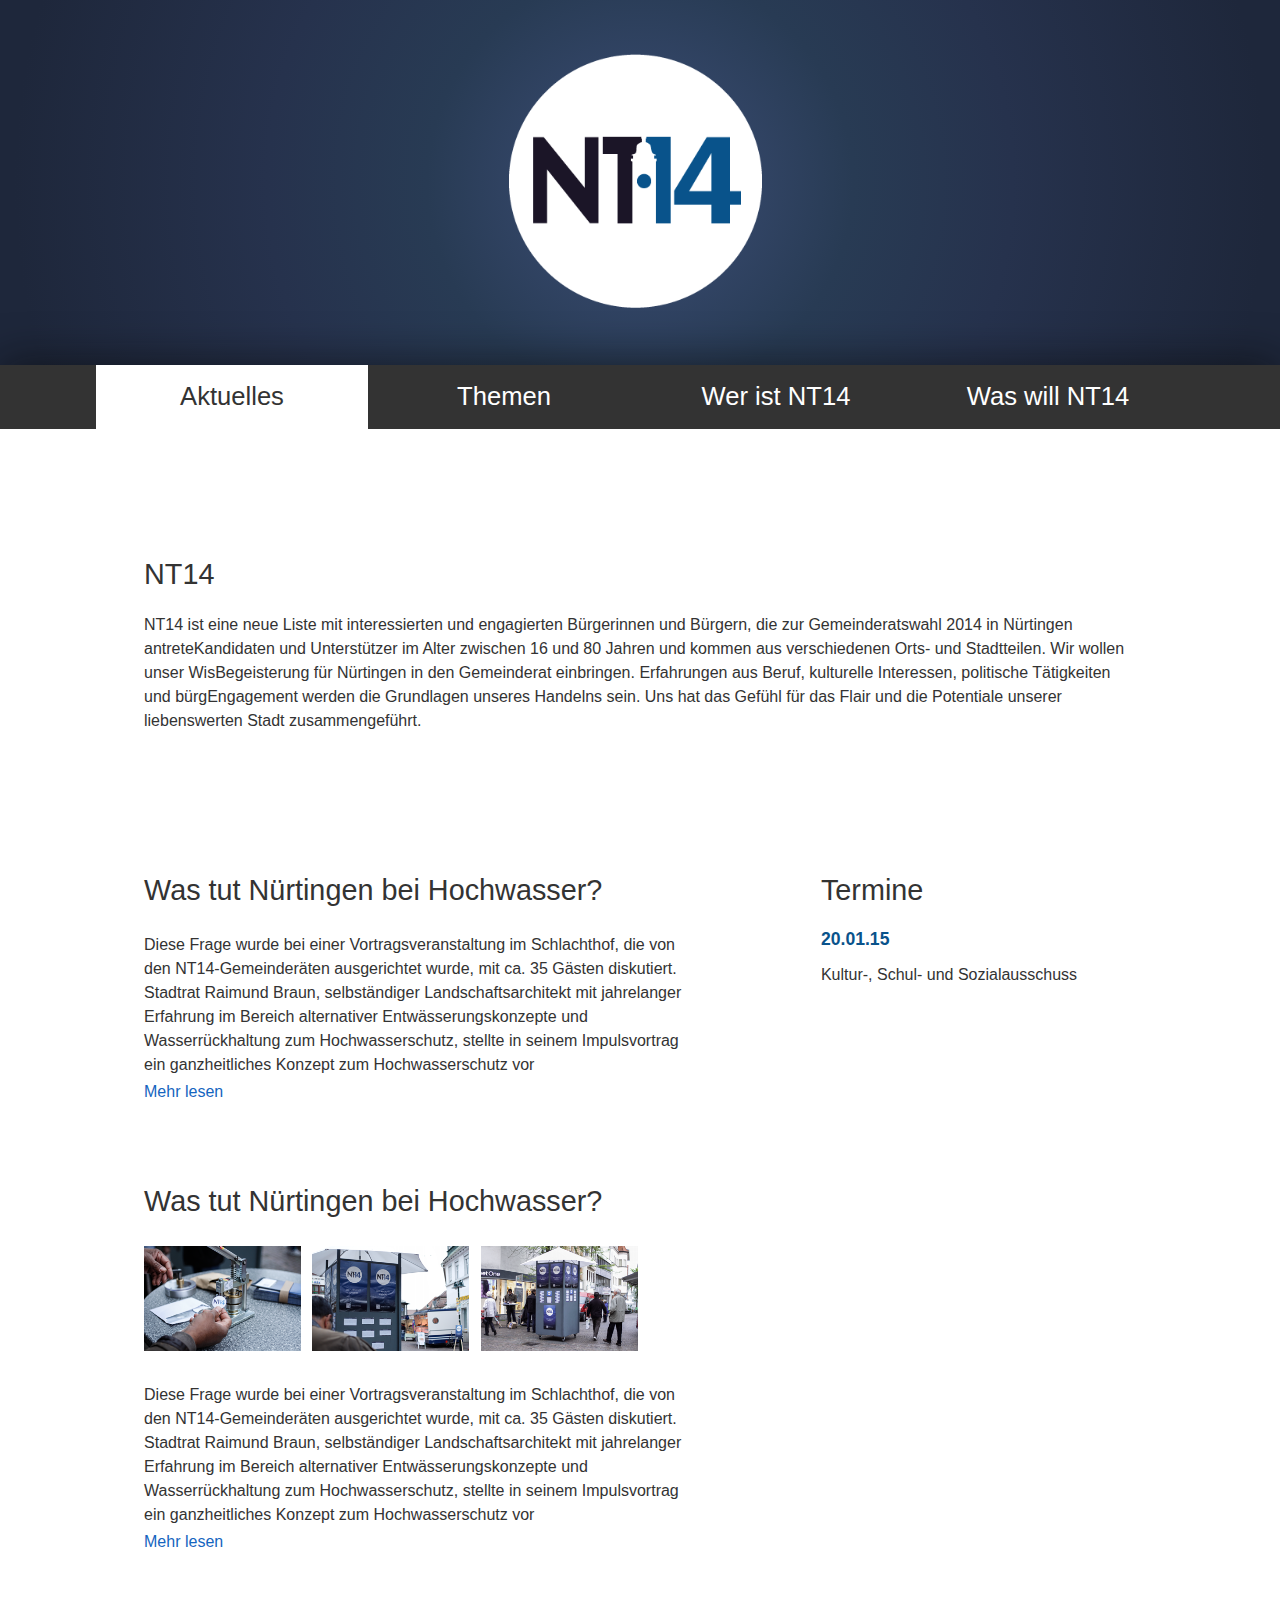
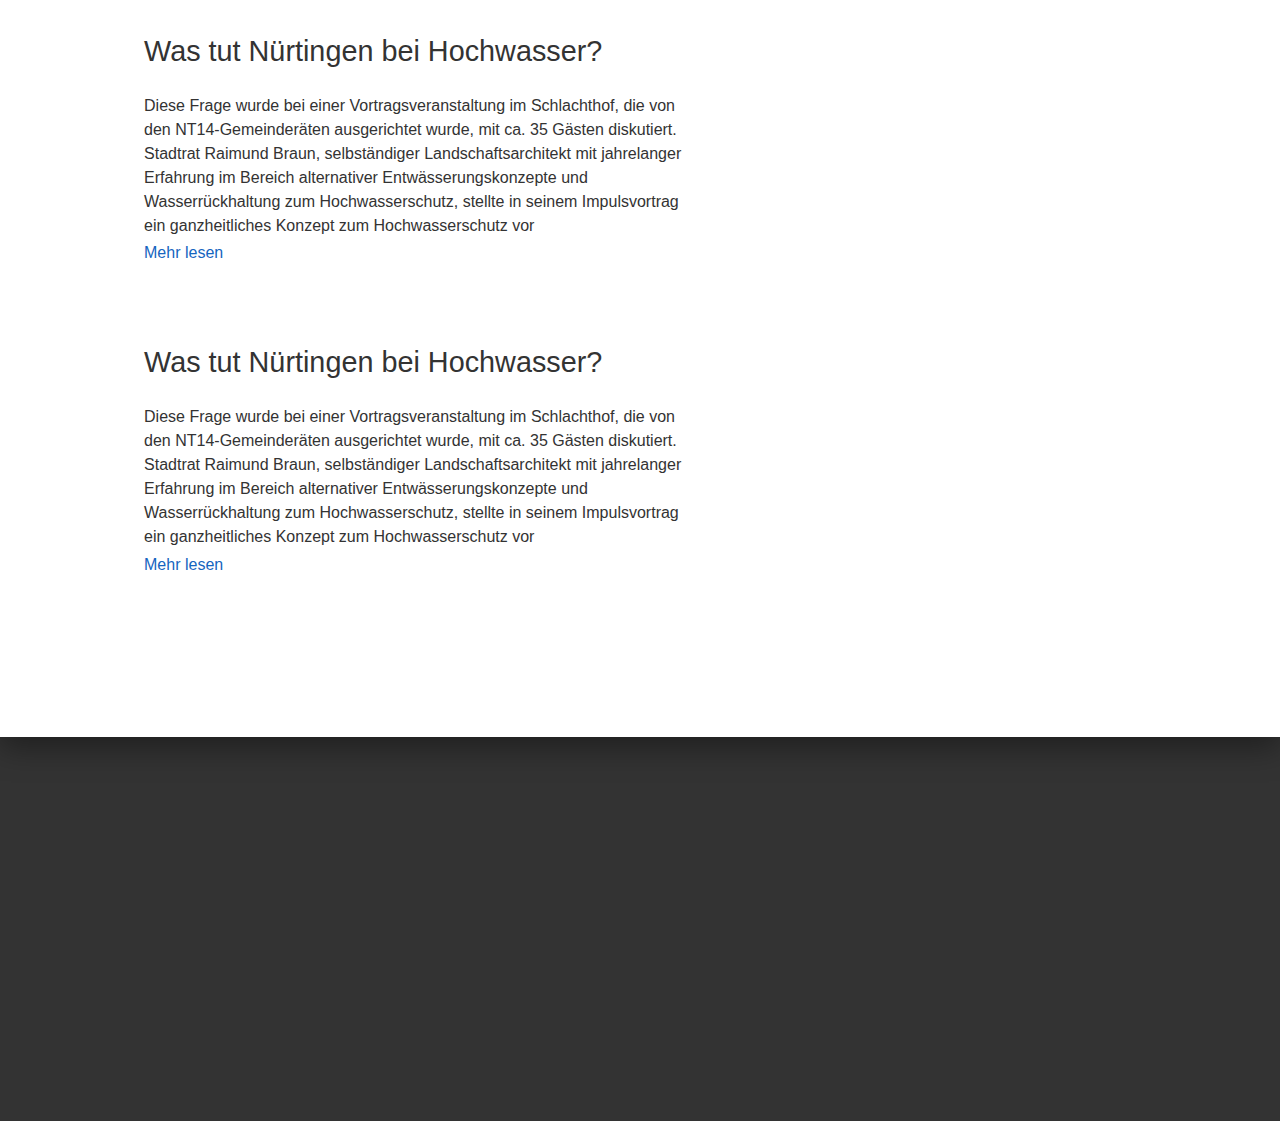
<file: index.html>
<!doctype html>
<html class="no-js" lang="">
    <head>
        <meta charset="utf-8">
        <meta http-equiv="X-UA-Compatible" content="IE=edge,chrome=1">
        <title></title>
        <meta name="description" content="">
        <meta name="viewport" content="width=device-width, initial-scale=1">
        <link rel="apple-touch-icon" href="apple-touch-icon.png">

        <link rel="stylesheet" href="css/normalize.min.css">
        <link rel="stylesheet" href="css/main.css">

        <script src="js/vendor/modernizr-2.8.3.min.js"></script>
        <script src="js/vendor/jquery-1.11.2.min.js"></script>
    </head>
    <body>
        <!--[if lt IE 8]>
            <p class="browserupgrade">You are using an <strong>outdated</strong> browser. Please <a href="http://browsehappy.com/">upgrade your browser</a> to improve your experience.</p>
        <![endif]-->

        <div id="parallax">
            <button class="menu">&#9776;</button>
            <header>
                <div class="logo">
                    <img src="img/logo.png" alt="NT14 Logo">
                </div>
            </header>

            <nav>
                <ul>
                    <li>
                        <a href="#" class="current">Aktuelles</a>
                    </li>
                    <li>
                        <a href="themen.html">Themen</a>
                    </li>
                    <li>
                        <a href="wer.html">Wer ist NT14</a>
                    </li>
                    <li>
                        <a href="was.html">Was will NT14</a>
                    </li>
                </ul>
            </nav>


            <div class="wrapper">
                <div class="content">
                    <article class="einleitung">
                        <h1>NT14</h1>
                        <p>
                            NT14 ist eine neue Liste mit interessierten und engagierten Bürgerinnen und Bürgern, die zur Gemeinderatswahl 2014 in Nürtingen antreteKandidaten und Unterstützer im Alter zwischen 16 und 80 Jahren und kommen aus verschiedenen Orts- und Stadtteilen. Wir wollen unser WisBegeisterung für Nürtingen in den Gemeinderat einbringen. Erfahrungen aus Beruf, kulturelle Interessen, politische Tätigkeiten und bürgEngagement werden die Grundlagen unseres Handelns sein. Uns hat das Gefühl für das Flair und die Potentiale unserer liebenswerten Stadt zusammengeführt.
                        </p>
                    </article>

                    <aside class="termine">
                        <h1>Termine</h1>

                        <h4>20.01.15</h4>
                        <p>Kultur-, Schul- und Sozialausschuss      
                        </p>

                    </aside>

                    <div class="news">
                        <article>
                            <h1>Was tut Nürtingen bei Hochwasser?</h1>
                            <p>
                                Diese Frage wurde bei einer Vortragsveranstaltung im Schlachthof, die von den NT14-Gemeinderäten ausgerichtet wurde, mit ca. 35 Gästen diskutiert. Stadtrat Raimund Braun, selbständiger Landschaftsarchitekt mit jahrelanger Erfahrung im Bereich alternativer Entwässerungskonzepte und Wasserrückhaltung zum Hochwasserschutz, stellte in seinem Impulsvortrag ein ganzheitliches Konzept zum Hochwasserschutz vor
                            </p>
                                <div class="expander">
                                    <a href="javascript:void(0)" class="slide">Mehr lesen</a>
                                        <div class="view">
                                        <p>Lorem ipsum dolor sit amet, consectetur adipisicing elit. Distinctio mollitia fugiat facilis enim accusamus quisquam aut, repellendus incidunt quod optio facere labore illo numquam ipsum beatae vero debitis, fugit excepturi. NT14 ist eine neue Liste mit interessierten und engagierten Bürgerinnen und Bürgern, die zur Gemeinderatswahl 2014 in Nürtingen antreteKandidaten und Unterstützer im Alter zwischen 16 und 80 Jahren und kommen aus verschiedenen Orts- und Stadtteilen. Wir wollen unser WisBegeisterung für Nürtingen in den Gemeinderat einbringen. Erfahrungen aus Beruf, kulturelle Interessen, politische Tätigkeiten und bürgEngagement werden die Grundlagen unseres Handelns sein. Uns hat das Gefühl für das Flair und die Potentiale unserer liebenswerten Stadt zusammengeführt.</p>
                                        </div>
                                </div>
                        </article>

                        <article>
                            <h1>Was tut Nürtingen bei Hochwasser?</h1>
                            <div class="artikelbilder">
                                <img src="img/artikel/button.png">
                                <img src="img/artikel/turm1.png">
                                <img src="img/artikel/turm2.png">
                            </div>
                            <p>
                                Diese Frage wurde bei einer Vortragsveranstaltung im Schlachthof, die von den NT14-Gemeinderäten ausgerichtet wurde, mit ca. 35 Gästen diskutiert. Stadtrat Raimund Braun, selbständiger Landschaftsarchitekt mit jahrelanger Erfahrung im Bereich alternativer Entwässerungskonzepte und Wasserrückhaltung zum Hochwasserschutz, stellte in seinem Impulsvortrag ein ganzheitliches Konzept zum Hochwasserschutz vor
                            </p>
                                <div class="expander">
                                    <a href="javascript:void(0)" class="slide">Mehr lesen</a>
                                        <div class="view">
                                        <p>Lorem ipsum dolor sit amet, consectetur adipisicing elit. Distinctio mollitia fugiat facilis enim accusamus quisquam aut, repellendus incidunt quod optio facere labore illo numquam ipsum beatae vero debitis, fugit excepturi. hfjalfnvoensoivneoifse</p>
                                        </div>
                                </div>
                        </article>

                        <article>
                            <h1>Was tut Nürtingen bei Hochwasser?</h1>
                            <p>
                                Diese Frage wurde bei einer Vortragsveranstaltung im Schlachthof, die von den NT14-Gemeinderäten ausgerichtet wurde, mit ca. 35 Gästen diskutiert. Stadtrat Raimund Braun, selbständiger Landschaftsarchitekt mit jahrelanger Erfahrung im Bereich alternativer Entwässerungskonzepte und Wasserrückhaltung zum Hochwasserschutz, stellte in seinem Impulsvortrag ein ganzheitliches Konzept zum Hochwasserschutz vor
                            </p>
                                <div class="expander">
                                    <a href="javascript:void(0)" class="slide">Mehr lesen</a>
                                        <div class="view">
                                        <p>Lorem ipsum dolor sit amet, consectetur adipisicing elit. Distinctio mollitia fugiat facilis enim accusamus quisquam aut, repellendus incidunt quod optio facere labore illo numquam ipsum beatae vero debitis, fugit excepturi.</p>
                                        </div>
                                </div>
                        </article>

                        <article>
                            <h1>Was tut Nürtingen bei Hochwasser?</h1>
                            <p>
                                Diese Frage wurde bei einer Vortragsveranstaltung im Schlachthof, die von den NT14-Gemeinderäten ausgerichtet wurde, mit ca. 35 Gästen diskutiert. Stadtrat Raimund Braun, selbständiger Landschaftsarchitekt mit jahrelanger Erfahrung im Bereich alternativer Entwässerungskonzepte und Wasserrückhaltung zum Hochwasserschutz, stellte in seinem Impulsvortrag ein ganzheitliches Konzept zum Hochwasserschutz vor
                            </p>
                                <div class="expander">
                                    <a href="javascript:void(0)" class="slide">Mehr lesen</a>
                                        <div class="view">
                                        <p>Lorem ipsum dolor sit amet, consectetur adipisicing elit. Distinctio mollitia fugiat facilis enim accusamus quisquam aut, repellendus incidunt quod optio facere labore illo numquam ipsum beatae vero debitis, fugit excepturi.</p>
                                        </div>
                                </div>
                        </article>

                        <div class="spacer">
                        </div>
                    </div>
                    


                    
                </div>
            </div>

        </div>

        <footer class="footer" role="contentinfo">
            <div class="footer-logo">
                <img src="img/logo.png" alt="Logo image">
            </div>
            <div class="footer-links">
                <ul>
                <h3 class="ftitel">Kontakt zu NT14</h3>
                <hr>
                <li class="flist">Hans-Peter Stumpp </li>
                <li class="flist">Steinenbergstr 22 </li>
                <li class="flist">72622 Nürtingen </li>
                <li class="flist">Tel.: 07022 3 42 22</li>
                <li class="flist">kontakt@nt14.de </li>
                <li class="flist">V.i.S.d.P.: Hans-Peter Stumpp </li>
              </ul>
              <ul>
                <h3 class="ftitel">NT14 e.V.</h3>
                <hr>
                <li class="flist">Ullrich Heller</li>
                <li class="flist">Sudetenstrasse 2</li>
                <li class="flist">72622 Nürtingen</li>
                <li class="flist">verein@nt14.de</li>
                <li class="flist">VR 721568 Stuttgart</li>
              </ul>
              <ul>
                  <h3 class="ftitel">Weitere Seiten</h3>
                  <hr>
                  <li class="flist"><a href="javascript:void(0)">NT14 Forum</a></li>
                  <li class="flist"><a href="javascript:void(0)">NT14 Wiki</a></li>
                  <li class="flist"><a href="javascript:void(0)">NT14 auf Facebook</a></li>
                  <li class="flist"><a href="javascript:void(0)">Gemeinderat Nürtingen</a></li>
                </ul>

            </div>
        </footer>

        <script src="//ajax.googleapis.com/ajax/libs/jquery/1.11.2/jquery.min.js"></script>
        <script>window.jQuery || document.write('<script src="js/vendor/jquery-1.11.2.min.js"><\/script>')</script>

        <script src="js/plugins.js"></script>
        <script src="js/main.js"></script>
    </body>
</html>
</file>
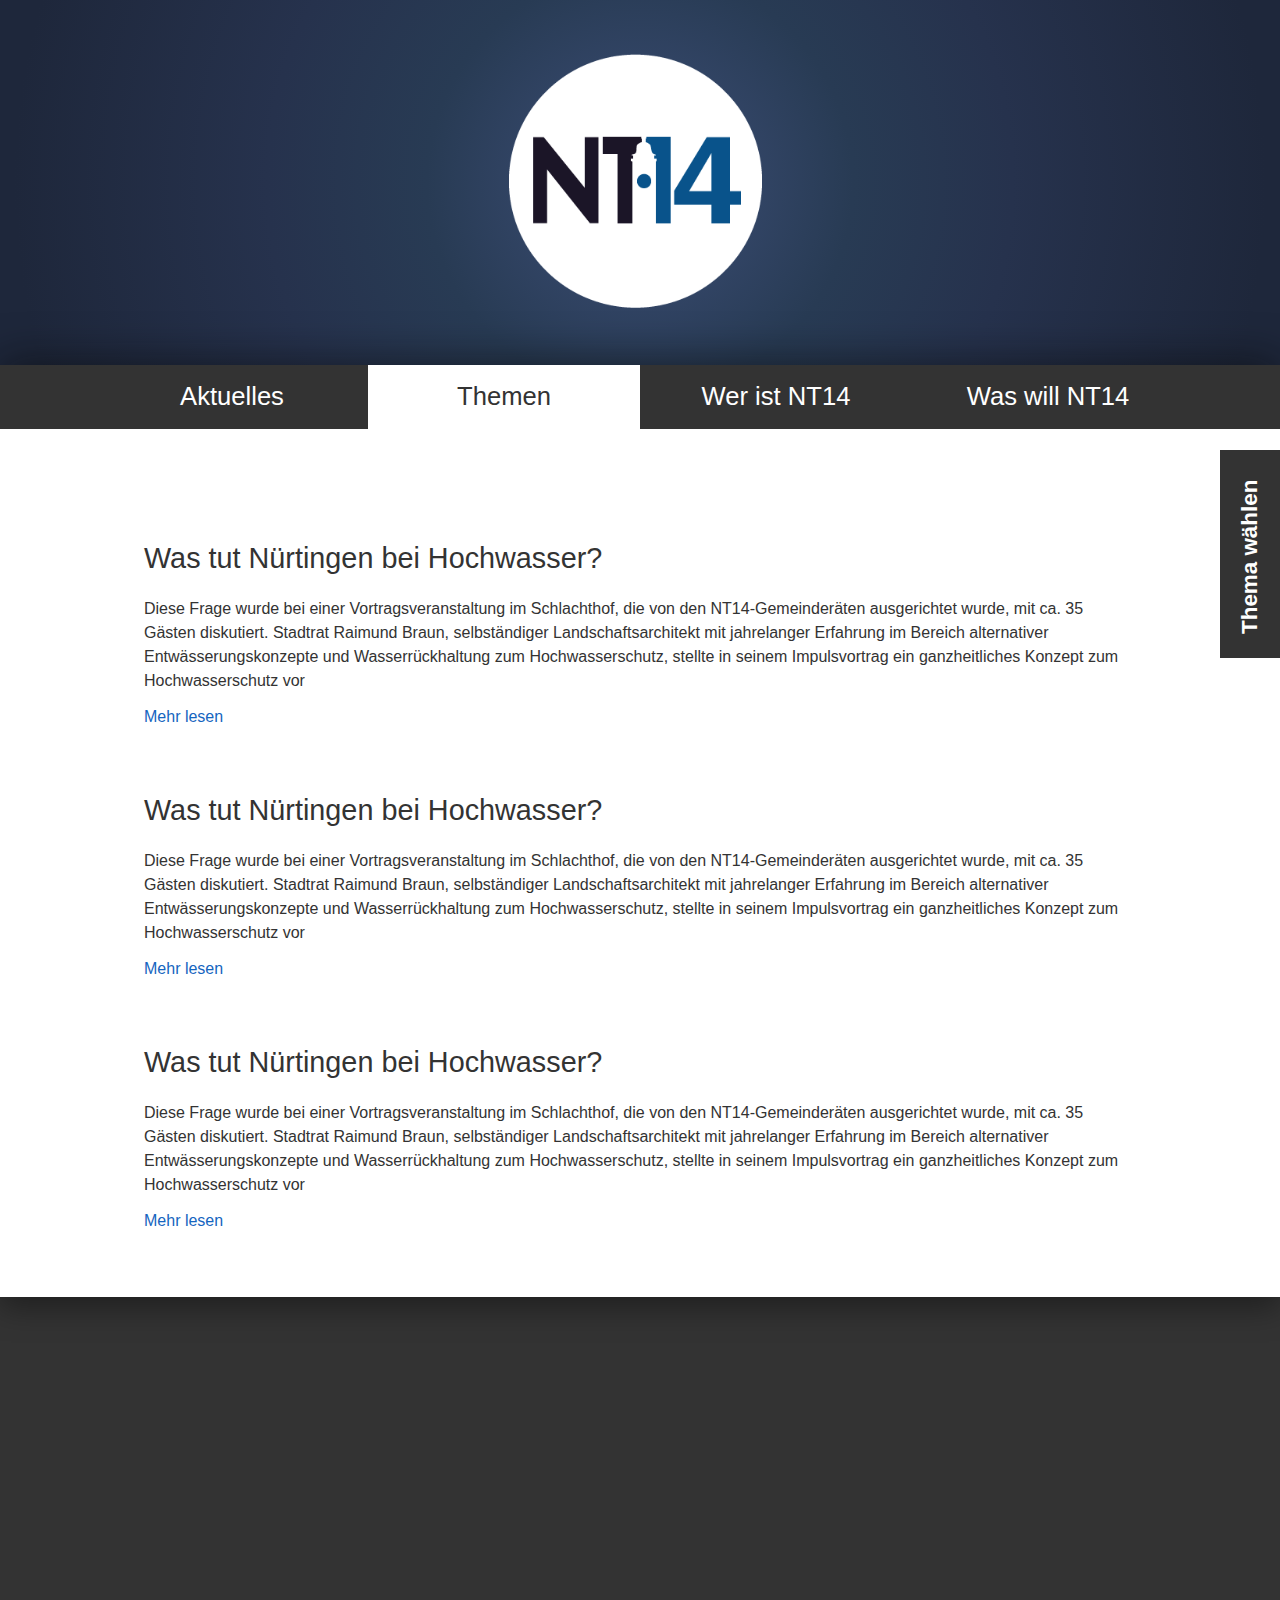
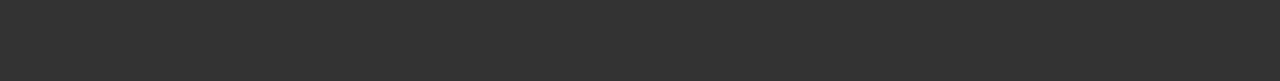
<file: themen.html>
<!doctype html>
<html class="no-js" lang="">
    <head>
        <meta charset="utf-8">
        <meta http-equiv="X-UA-Compatible" content="IE=edge,chrome=1">
        <title></title>
        <meta name="description" content="">
        <meta name="viewport" content="width=device-width, initial-scale=1">
        <link rel="apple-touch-icon" href="apple-touch-icon.png">

        <link rel="stylesheet" href="css/normalize.min.css">
        <link rel="stylesheet" href="css/main.css">

        <script src="js/vendor/modernizr-2.8.3.min.js"></script>
        <script src="js/vendor/jquery-1.11.2.min.js"></script>

    </head>
    <body>
        <!--[if lt IE 8]>
            <p class="browserupgrade">You are using an <strong>outdated</strong> browser. Please <a href="http://browsehappy.com/">upgrade your browser</a> to improve your experience.</p>
        <![endif]-->
        <div id="slideout">
            <label id="slideouttext" for="toggle-1">Thema wählen</label>
            <input type="checkbox" id="toggle-1">
            <div id="slideout_inner">
                        
                <div class="vertical-tabs">
                    <ul>
                        <li><a href="javascript:void(0)" class="js-vertical-tab vertical-tab is-active" rel="tab1">Hochwasser</a></li>
                        <li><a href="javascript:void(0)" class="js-vertical-tab vertical-tab" rel="tab2">Wirtschaft</a></li>
                        <li><a href="javascript:void(0)" class="js-vertical-tab vertical-tab" rel="tab3">Schulen</a></li>
                        <li><a href="javascript:void(0)" class="js-vertical-tab vertical-tab" rel="tab4">Vereinswesen</a></li>
                        <li><a href="javascript:void(0)" class="js-vertical-tab vertical-tab" rel="tab4">Sonstiger Inhalt</a></li>
                        <li><a href="javascript:void(0)" class="js-vertical-tab vertical-tab" rel="tab4">Weiteres Thema</a></li>
                        <li><a href="javascript:void(0)" class="js-vertical-tab vertical-tab" rel="tab4">Wichtiger Punkt</a></li>
                    </ul>
                </div>

             </div>
        </div>

        <div id="parallax">

            <div class="site-wrap">
                <button class="menu">&#9776;</button>
                <header>
                    <div class="logo">
                        <img src="img/logo.png" alt="NT14 Logo">
                    </div>
                </header>

                <nav>
                    <ul>
                        <li>
                            <a href="index.html">Aktuelles</a>
                        </li>
                        <li>
                            <a href="#" class="current">Themen</a>
                        </li>
                        <li>
                            <a href="wer.html">Wer ist NT14</a>
                        </li>
                        <li>
                            <a href="was.html">Was will NT14</a>
                        </li>
                    </ul>
                </nav>


                <div class="wrapper">
                    <div class="content">
                        <!--<article class="einleitung">
                            <h1>NT14</h1>
                            <p>
                                NT14 ist eine neue Liste mit interessierten und engagierten Bürgerinnen und Bürgern, die zur Gemeinderatswahl 2014 in Nürtingen antreteKandidaten und Unterstützer im Alter zwischen 16 und 80 Jahren und kommen aus verschiedenen Orts- und Stadtteilen. Wir wollen unser WisBegeisterung für Nürtingen in den Gemeinderat einbringen. Erfahrungen aus Beruf, kulturelle Interessen, politische Tätigkeiten und bürgEngagement werden die Grundlagen unseres Handelns sein. Uns hat das Gefühl für das Flair und die Potentiale unserer liebenswerten Stadt zusammengeführt.
                            </p>
                        </article>-->

                        
                        <div class="vertical-tabs-container">
                            
                    
                            <div class="vertical-tab-content-container">
                                <a href="" class="js-vertical-tab-accordion-heading vertical-tab-accordion-heading is-active" rel="tab1">Item 1</a>
                                <div id="tab1" class="js-vertical-tab-content vertical-tab-content">
                                    <span class="spacer-themen"></span>
                                    <article>
                                        <h1>Was tut Nürtingen bei Hochwasser?</h1>
                                        <p>
                                            Diese Frage wurde bei einer Vortragsveranstaltung im Schlachthof, die von den NT14-Gemeinderäten ausgerichtet wurde, mit ca. 35 Gästen diskutiert. Stadtrat Raimund Braun, selbständiger Landschaftsarchitekt mit jahrelanger Erfahrung im Bereich alternativer Entwässerungskonzepte und Wasserrückhaltung zum Hochwasserschutz, stellte in seinem Impulsvortrag ein ganzheitliches Konzept zum Hochwasserschutz vor
                                        </p>
                                        <div class="expander">
                                            <a href="javascript:void(0)" class="slide">Mehr lesen</a>
                                                <div class="view">
                                                <p>Lorem ipsum dolor sit amet, consectetur adipisicing elit. Distinctio mollitia fugiat facilis enim accusamus quisquam aut, repellendus incidunt quod optio facere labore illo numquam ipsum beatae vero debitis, fugit excepturi. NT14 ist eine neue Liste mit interessierten und engagierten Bürgerinnen und Bürgern, die zur Gemeinderatswahl 2014 in Nürtingen antreteKandidaten und Unterstützer im Alter zwischen 16 und 80 Jahren und kommen aus verschiedenen Orts- und Stadtteilen. Wir wollen unser WisBegeisterung für Nürtingen in den Gemeinderat einbringen. Erfahrungen aus Beruf, kulturelle Interessen, politische Tätigkeiten und bürgEngagement werden die Grundlagen unseres Handelns sein. Uns hat das Gefühl für das Flair und die Potentiale unserer liebenswerten Stadt zusammengeführt.</p>
                                                </div>
                                        </div>
                                    </article>
                                    <article>
                                        <h1>Was tut Nürtingen bei Hochwasser?</h1>
                                        <p>
                                            Diese Frage wurde bei einer Vortragsveranstaltung im Schlachthof, die von den NT14-Gemeinderäten ausgerichtet wurde, mit ca. 35 Gästen diskutiert. Stadtrat Raimund Braun, selbständiger Landschaftsarchitekt mit jahrelanger Erfahrung im Bereich alternativer Entwässerungskonzepte und Wasserrückhaltung zum Hochwasserschutz, stellte in seinem Impulsvortrag ein ganzheitliches Konzept zum Hochwasserschutz vor
                                        </p>
                                        <div class="expander">
                                            <a href="javascript:void(0)" class="slide">Mehr lesen</a>
                                                <div class="view">
                                                <p>Lorem ipsum dolor sit amet, consectetur adipisicing elit. Distinctio mollitia fugiat facilis enim accusamus quisquam aut, repellendus incidunt quod optio facere labore illo numquam ipsum beatae vero debitis, fugit excepturi. NT14 ist eine neue Liste mit interessierten und engagierten Bürgerinnen und Bürgern, die zur Gemeinderatswahl 2014 in Nürtingen antreteKandidaten und Unterstützer im Alter zwischen 16 und 80 Jahren und kommen aus verschiedenen Orts- und Stadtteilen. Wir wollen unser WisBegeisterung für Nürtingen in den Gemeinderat einbringen. Erfahrungen aus Beruf, kulturelle Interessen, politische Tätigkeiten und bürgEngagement werden die Grundlagen unseres Handelns sein. Uns hat das Gefühl für das Flair und die Potentiale unserer liebenswerten Stadt zusammengeführt.</p>
                                                </div>
                                        </div>
                                    </article>
                                    <article>
                                        <h1>Was tut Nürtingen bei Hochwasser?</h1>
                                        <p>
                                            Diese Frage wurde bei einer Vortragsveranstaltung im Schlachthof, die von den NT14-Gemeinderäten ausgerichtet wurde, mit ca. 35 Gästen diskutiert. Stadtrat Raimund Braun, selbständiger Landschaftsarchitekt mit jahrelanger Erfahrung im Bereich alternativer Entwässerungskonzepte und Wasserrückhaltung zum Hochwasserschutz, stellte in seinem Impulsvortrag ein ganzheitliches Konzept zum Hochwasserschutz vor
                                        </p>
                                        <div class="expander">
                                            <a href="javascript:void(0)" class="slide">Mehr lesen</a>
                                                <div class="view">
                                                <p>Lorem ipsum dolor sit amet, consectetur adipisicing elit. Distinctio mollitia fugiat facilis enim accusamus quisquam aut, repellendus incidunt quod optio facere labore illo numquam ipsum beatae vero debitis, fugit excepturi. NT14 ist eine neue Liste mit interessierten und engagierten Bürgerinnen und Bürgern, die zur Gemeinderatswahl 2014 in Nürtingen antreteKandidaten und Unterstützer im Alter zwischen 16 und 80 Jahren und kommen aus verschiedenen Orts- und Stadtteilen. Wir wollen unser WisBegeisterung für Nürtingen in den Gemeinderat einbringen. Erfahrungen aus Beruf, kulturelle Interessen, politische Tätigkeiten und bürgEngagement werden die Grundlagen unseres Handelns sein. Uns hat das Gefühl für das Flair und die Potentiale unserer liebenswerten Stadt zusammengeführt.</p>
                                                </div>
                                        </div>
                                    </article>
                                </div>

                                <a href="" class="js-vertical-tab-accordion-heading vertical-tab-accordion-heading" rel="tab2">Item 2</a>
                                <div id="tab2" class="js-vertical-tab-content vertical-tab-content">
                                <span class="spacer-themen"></span>
                                  <article>
                                        <h1>Was tut Nürtingen bei Hochwasser?</h1>
                                        <p>
                                            Diese Frage wurde bei einer Vortragsveranstaltung im Schlachthof, die von den NT14-Gemeinderäten ausgerichtet wurde, mit ca. 35 Gästen diskutiert. Stadtrat Raimund Braun, selbständiger Landschaftsarchitekt mit jahrelanger Erfahrung im Bereich alternativer Entwässerungskonzepte und Wasserrückhaltung zum Hochwasserschutz, stellte in seinem Impulsvortrag ein ganzheitliches Konzept zum Hochwasserschutz vor
                                        </p>
                                        <div class="expander">
                                            <a href="javascript:void(0)" class="slide">Mehr lesen</a>
                                                <div class="view">
                                                <p>Lorem ipsum dolor sit amet, consectetur adipisicing elit. Distinctio mollitia fugiat facilis enim accusamus quisquam aut, repellendus incidunt quod optio facere labore illo numquam ipsum beatae vero debitis, fugit excepturi. NT14 ist eine neue Liste mit interessierten und engagierten Bürgerinnen und Bürgern, die zur Gemeinderatswahl 2014 in Nürtingen antreteKandidaten und Unterstützer im Alter zwischen 16 und 80 Jahren und kommen aus verschiedenen Orts- und Stadtteilen. Wir wollen unser WisBegeisterung für Nürtingen in den Gemeinderat einbringen. Erfahrungen aus Beruf, kulturelle Interessen, politische Tätigkeiten und bürgEngagement werden die Grundlagen unseres Handelns sein. Uns hat das Gefühl für das Flair und die Potentiale unserer liebenswerten Stadt zusammengeführt.</p>
                                                </div>
                                        </div>
                                    </article>
                                </div>

                                <a href="" class="js-vertical-tab-accordion-heading vertical-tab-accordion-heading" rel="tab3">Item 3</a>
                                <div id="tab3" class="js-vertical-tab-content vertical-tab-content">
                                <span class="spacer-themen"></span>
                                  <article>
                                        <h1>Was tut Nürtingen bei Hochwasser?</h1>
                                        <p>
                                            Diese Frage wurde bei einer Vortragsveranstaltung im Schlachthof, die von den NT14-Gemeinderäten ausgerichtet wurde, mit ca. 35 Gästen diskutiert. Stadtrat Raimund Braun, selbständiger Landschaftsarchitekt mit jahrelanger Erfahrung im Bereich alternativer Entwässerungskonzepte und Wasserrückhaltung zum Hochwasserschutz, stellte in seinem Impulsvortrag ein ganzheitliches Konzept zum Hochwasserschutz vor
                                        </p>
                                        <div class="expander">
                                            <a href="javascript:void(0)" class="slide">Mehr lesen</a>
                                                <div class="view">
                                                <p>Lorem ipsum dolor sit amet, consectetur adipisicing elit. Distinctio mollitia fugiat facilis enim accusamus quisquam aut, repellendus incidunt quod optio facere labore illo numquam ipsum beatae vero debitis, fugit excepturi. NT14 ist eine neue Liste mit interessierten und engagierten Bürgerinnen und Bürgern, die zur Gemeinderatswahl 2014 in Nürtingen antreteKandidaten und Unterstützer im Alter zwischen 16 und 80 Jahren und kommen aus verschiedenen Orts- und Stadtteilen. Wir wollen unser WisBegeisterung für Nürtingen in den Gemeinderat einbringen. Erfahrungen aus Beruf, kulturelle Interessen, politische Tätigkeiten und bürgEngagement werden die Grundlagen unseres Handelns sein. Uns hat das Gefühl für das Flair und die Potentiale unserer liebenswerten Stadt zusammengeführt.</p>
                                                </div>
                                        </div>
                                    </article>
                                </div>

                                <a href="" class="js-vertical-tab-accordion-heading vertical-tab-accordion-heading" rel="tab4">Item 4</a>
                                <div id="tab4" class="js-vertical-tab-content vertical-tab-content">
                                <span class="spacer-themen"></span>
                                  <article>
                                        <h1>Was tut Nürtingen bei Hochwasser?</h1>
                                        <p>
                                            Diese Frage wurde bei einer Vortragsveranstaltung im Schlachthof, die von den NT14-Gemeinderäten ausgerichtet wurde, mit ca. 35 Gästen diskutiert. Stadtrat Raimund Braun, selbständiger Landschaftsarchitekt mit jahrelanger Erfahrung im Bereich alternativer Entwässerungskonzepte und Wasserrückhaltung zum Hochwasserschutz, stellte in seinem Impulsvortrag ein ganzheitliches Konzept zum Hochwasserschutz vor
                                        </p>
                                        <div class="expander">
                                            <a href="javascript:void(0)" class="slide">Mehr lesen</a>
                                                <div class="view">
                                                <p>Lorem ipsum dolor sit amet, consectetur adipisicing elit. Distinctio mollitia fugiat facilis enim accusamus quisquam aut, repellendus incidunt quod optio facere labore illo numquam ipsum beatae vero debitis, fugit excepturi. NT14 ist eine neue Liste mit interessierten und engagierten Bürgerinnen und Bürgern, die zur Gemeinderatswahl 2014 in Nürtingen antreteKandidaten und Unterstützer im Alter zwischen 16 und 80 Jahren und kommen aus verschiedenen Orts- und Stadtteilen. Wir wollen unser WisBegeisterung für Nürtingen in den Gemeinderat einbringen. Erfahrungen aus Beruf, kulturelle Interessen, politische Tätigkeiten und bürgEngagement werden die Grundlagen unseres Handelns sein. Uns hat das Gefühl für das Flair und die Potentiale unserer liebenswerten Stadt zusammengeführt.</p>
                                                </div>
                                        </div>
                                    </article>
                                </div>
                            </div>
                        </div>
                    </div>
                </div>
            </div>

        </div>

        <footer class="footer" role="contentinfo">
            <div class="footer-logo">
                <img src="img/logo.png" alt="Logo image">
            </div>
            <div class="footer-links">
                <ul>
                <h3 class="ftitel">Kontakt zu NT14</h3>
                <hr>
                <li class="flist">Hans-Peter Stumpp </li>
                <li class="flist">Steinenbergstr 22 </li>
                <li class="flist">72622 Nürtingen </li>
                <li class="flist">Tel.: 07022 3 42 22</li>
                <li class="flist">kontakt@nt14.de </li>
                <li class="flist">V.i.S.d.P.: Hans-Peter Stumpp </li>
              </ul>
              <ul>
                <h3 class="ftitel">NT14 e.V.</h3>
                <hr>
                <li class="flist">Ullrich Heller</li>
                <li class="flist">Sudetenstrasse 2</li>
                <li class="flist">72622 Nürtingen</li>
                <li class="flist">verein@nt14.de</li>
                <li class="flist">VR 721568 Stuttgart</li>
              </ul>
              <ul>
                  <h3 class="ftitel">Weitere Seiten</h3>
                  <hr>
                  <li class="flist"><a href="javascript:void(0)">NT14 Forum</a></li>
                  <li class="flist"><a href="javascript:void(0)">NT14 Wiki</a></li>
                  <li class="flist"><a href="javascript:void(0)">NT14 auf Facebook</a></li>
                  <li class="flist"><a href="javascript:void(0)">Gemeinderat Nürtingen</a></li>
                </ul>

            </div>
        </footer>

        <script src="//ajax.googleapis.com/ajax/libs/jquery/1.11.2/jquery.min.js"></script>
        <script>window.jQuery || document.write('<script src="js/vendor/jquery-1.11.2.min.js"><\/script>')</script>
        

        <script src="js/plugins.js"></script>
        <script src="js/main.js"></script>
    </body>
</html>
</file>
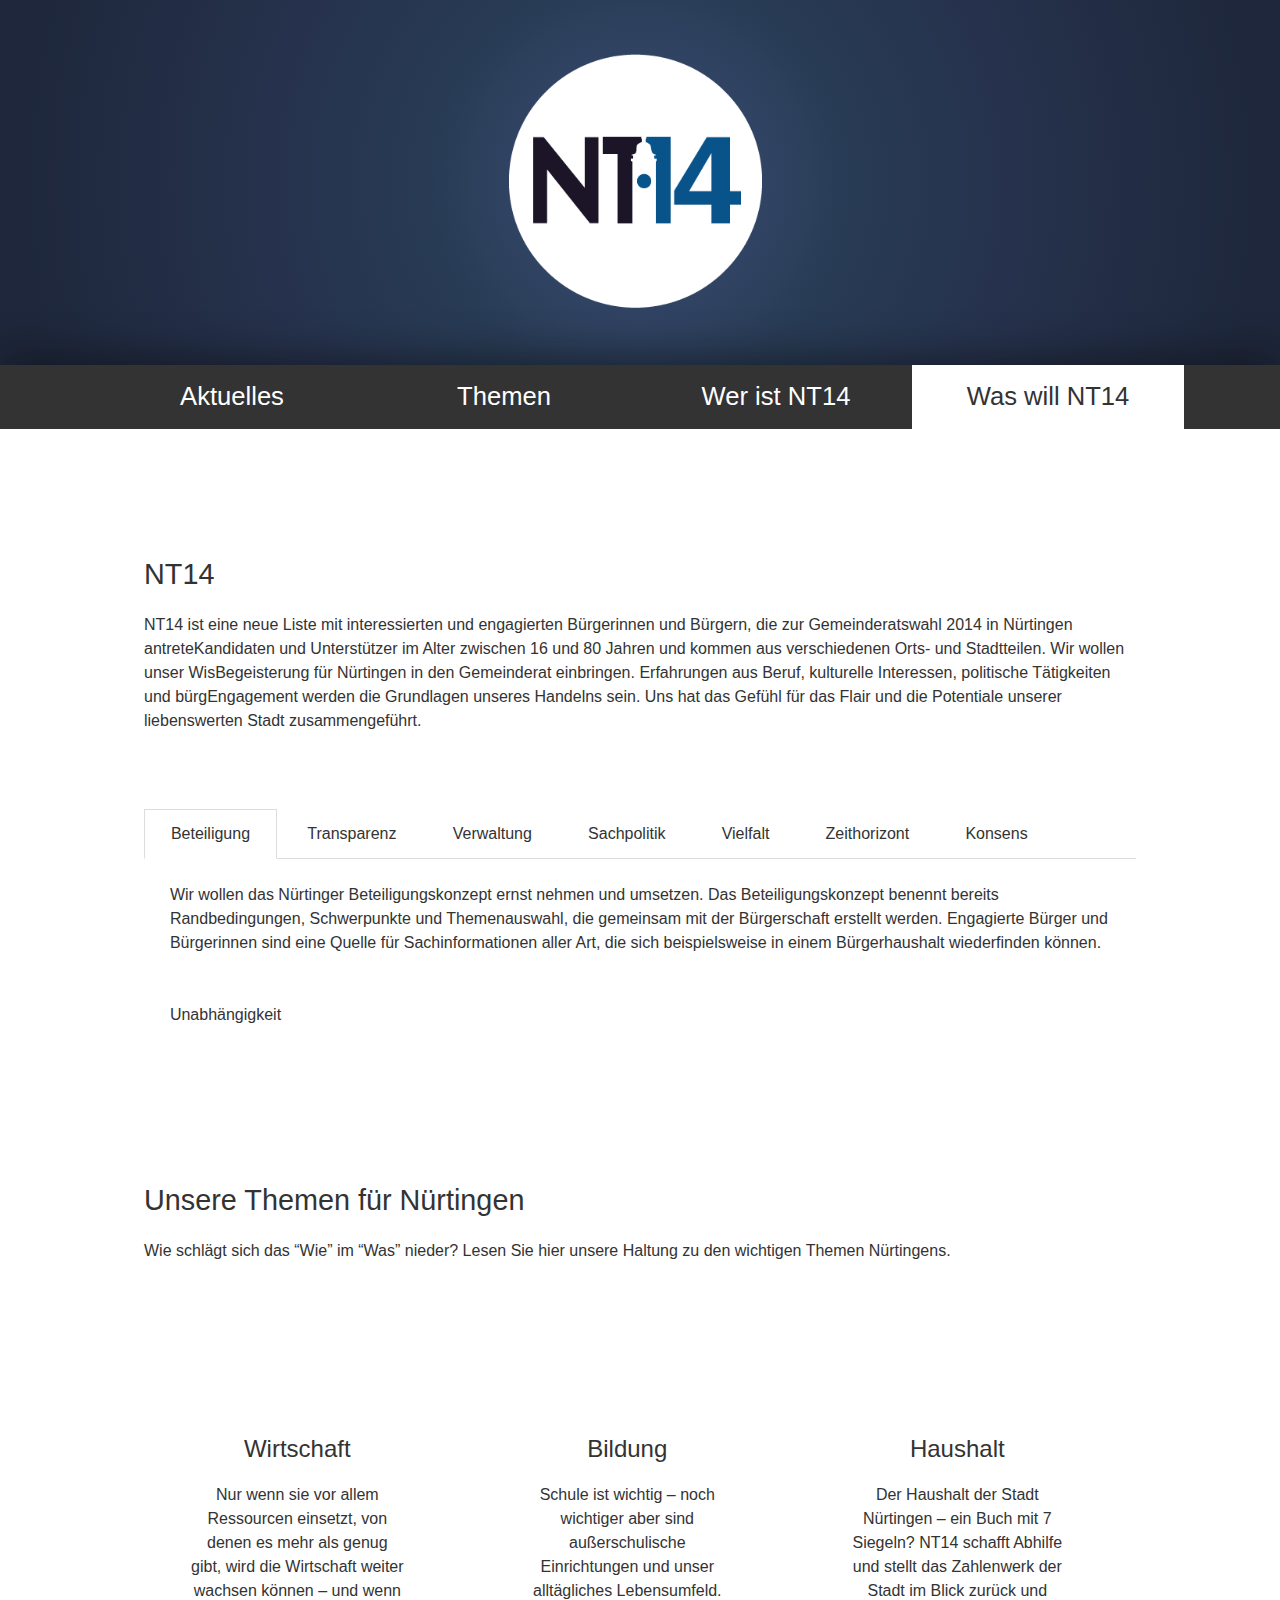
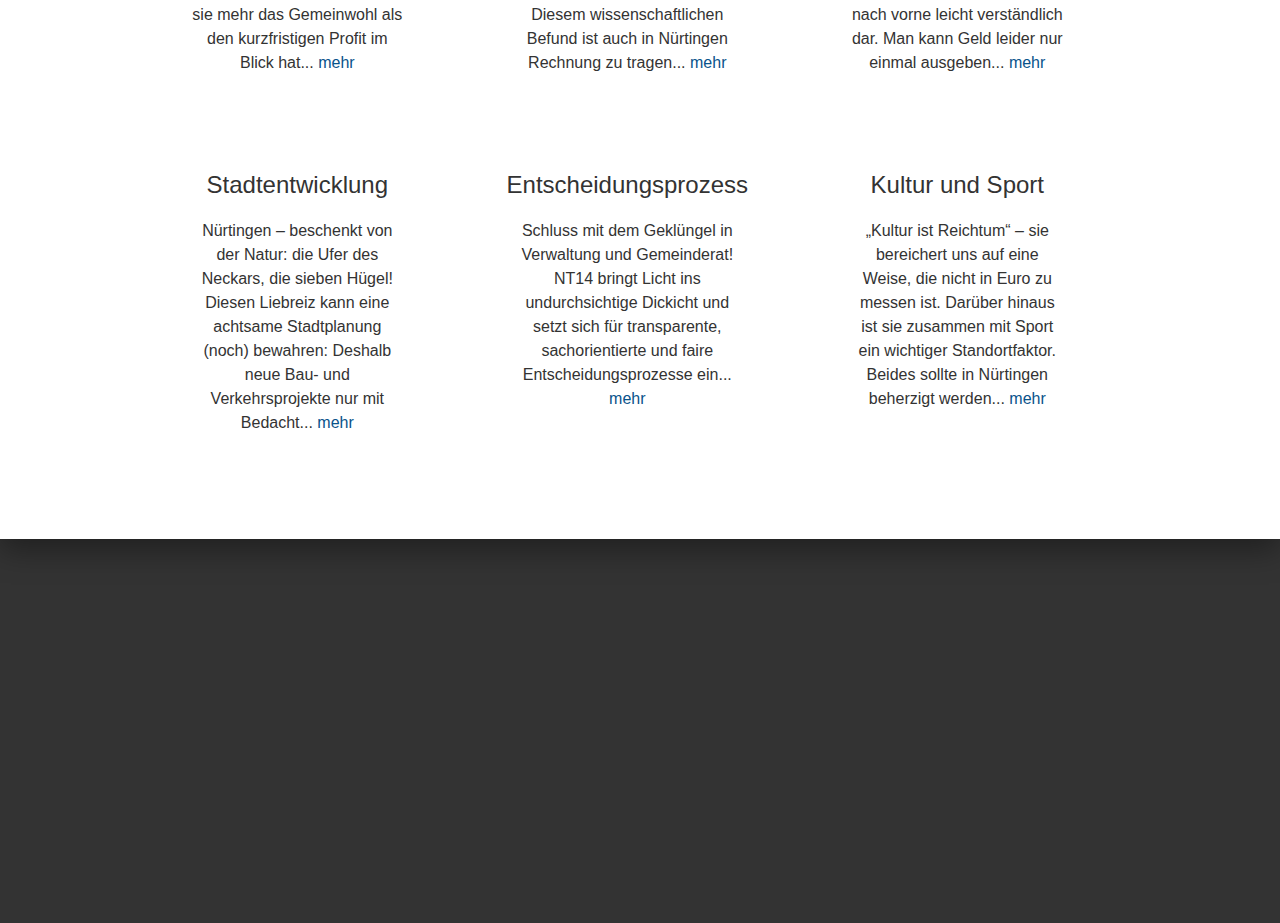
<file: was.html>
<!doctype html>
<html class="no-js" lang="">
    <head>
        <meta charset="utf-8">
        <meta http-equiv="X-UA-Compatible" content="IE=edge,chrome=1">
        <title></title>
        <meta name="description" content="">
        <meta name="viewport" content="width=device-width, initial-scale=1">
        <link rel="apple-touch-icon" href="apple-touch-icon.png">

        <link rel="stylesheet" href="css/normalize.min.css">
        <link rel="stylesheet" href="css/main.css">

        <script src="js/vendor/modernizr-2.8.3.min.js"></script>
        <script src="js/vendor/jquery-1.11.2.min.js"></script>
    </head>
    <body>
        <!--[if lt IE 8]>
            <p class="browserupgrade">You are using an <strong>outdated</strong> browser. Please <a href="http://browsehappy.com/">upgrade your browser</a> to improve your experience.</p>
        <![endif]-->

        <div id="parallax">
        <button class="menu">&#9776;</button>
        <header>
            <div class="logo">
                <img src="img/logo.png" alt="NT14 Logo">
            </div>
        </header>

        <nav>
            <ul>
                <li>
                    <a href="index.html">Aktuelles</a>
                </li>
                <li>
                    <a href="themen.html">Themen</a>
                </li>
                <li>
                    <a href="wer.html">Wer ist NT14</a>
                </li>
                <li>
                    <a href="#" class="current">Was will NT14</a>
                </li>
            </ul>
        </nav>


        <div class="wrapper">

            <div class="content">
                <article class="einleitung einleitungthemen">
                    <h1>NT14</h1>
                    <p>
                        NT14 ist eine neue Liste mit interessierten und engagierten Bürgerinnen und Bürgern, die zur Gemeinderatswahl 2014 in Nürtingen antreteKandidaten und Unterstützer im Alter zwischen 16 und 80 Jahren und kommen aus verschiedenen Orts- und Stadtteilen. Wir wollen unser WisBegeisterung für Nürtingen in den Gemeinderat einbringen. Erfahrungen aus Beruf, kulturelle Interessen, politische Tätigkeiten und bürgEngagement werden die Grundlagen unseres Handelns sein. Uns hat das Gefühl für das Flair und die Potentiale unserer liebenswerten Stadt zusammengeführt.
                    </p>
                </article>

                <ul class="accordion-tabs-minimal">
                  <li class="tab-header-and-content">
                    <a href="#" class="tab-link is-active">Beteiligung</a>
                    <div class="tab-content">
                      <p>Wir wollen das Nürtinger Beteiligungskonzept ernst nehmen und umsetzen. Das Beteiligungskonzept benennt bereits Randbedingungen, Schwerpunkte und Themenauswahl, die gemeinsam mit der Bürgerschaft erstellt werden. Engagierte Bürger und Bürgerinnen sind eine Quelle für Sachinformationen aller Art, die sich beispielsweise in einem Bürgerhaushalt wiederfinden können.</p>
                    </div>
                  </li>
                  <li class="tab-header-and-content">
                    <a href="#" class="tab-link">Transparenz</a>
                    <div class="tab-content">
                      <p>Wir wollen umfassende Vorlagen, verständliche Informationen sowie die Benennung aller Quellen. Dies ist eine Bringschuld der Verwaltung und der Antragstellenden. Das schafft Vertrauen in die Kommunalpolitik.</p>
                    </div>
                  </li>
                  <li class="tab-header-and-content">
                    <a href="#" class="tab-link">Verwaltung</a>
                    <div class="tab-content">
                      <p>Wir wollen die Zusammenarbeit von Verwaltung, Gemeinderat und Menschen die in Nürtingen leben, verbessern. Der vorhandene Sachverstand der Verwaltung muss zum Wohle Nürtingens besser eingesetzt werden. Unabhängiges Fachwissen soll Eingang in die Planung der Verwaltung finden.</p>    
                    </div>
                  </li>
                  <li class="tab-header-and-content">
                    <a href="#" class="tab-link">Sachpolitik</a>
                    <div class="tab-content">
                      <p>Wir wollen rechtzeitige Information zu Entscheidungen. Rechtliche und wirtschaftliche Hintergründe, Sachzwänge, Entwicklungskonzepte sowie Folgenabschätzungen müssen nachprüfbar sein. Alle Entscheidungen berühren unterschiedliche Aspekte und bedingen sich gegenseitig. Geld ist nur ein Teilaspekt.</p>
                    </div>
                  </li>
                  <li class="tab-header-and-content">
                    <a href="#" class="tab-link">Vielfalt</a>
                    <div class="tab-content">
                      <p>Wir wollen die Ideen und das vielfältige Wissen der Einwohnerschaft und Fachleute vor Ort aufnehmen. Die Vielfalt der Gesellschaft erfordert die Fähigkeit zum Kompromiss. Dabei sollen sich die Menschen unserer Stadt mit Nürtingen identifizieren können.</p>
                    </div>
                  </li>
                  <li class="tab-header-and-content">
                    <a href="#" class="tab-link">Zeithorizont</a>
                    <div class="tab-content">
                      <p>Wir wollen mit Bedacht entscheiden. Um richtig urteilen zu können, wollen wir Konsequenzen und Folgen von Entscheidungen darstellen. Nicht Zuschüsse und Fristen bestimmen den Ablauf. Nürtingen braucht vorausschauende Konzepte mit nachhaltigem Nutzen.</p>
                    </div>
                  </li>
                  <li class="tab-header-and-content">
                    <a href="#" class="tab-link">Konsens</a>
                    <div class="tab-content">
                      <p>Wir wollen Wissen teilen. Gemeinderäte sind engagierte Laien und damit auf gegenseitige Hilfe und Unterstützung auch durch die Verwaltung angewiesen. So können wir den Informationsvorsprung der Verwaltung für alle nutzbar machen. Gegenseitige Wertschätzung und Ehrlichkeit sind unser Markenzeichen.</p>
                    </div>
                  </li>
                  <li class="tab-header-and-content">
                    <a href="#" class="tab-link">Unabhängigkeit</a>
                    <div class="tab-content">
                      <p>Wir wollen Entscheidungen nach bester Sachkenntnis treffen. Um dem Gemeinwohl zu dienen, unterwerfen wir uns keinem Fraktionszwang. Wir wollen im Rahmen unserer Arbeit im Gemeinderat nach besten Wissen und Gewissen entscheiden.</p>
                    </div>
                  </li>
                </ul>

                <article class="themen">
                    <h1>Unsere Themen für Nürtingen</h1>
                    <p>Wie schlägt sich das “Wie” im “Was” nieder? Lesen Sie hier unsere Haltung zu den wichtigen Themen Nürtingens.</p>
                </article>

                <div id="themenpunkte">

                    <div class="modal modalwas">
                        <label for="modal-1">
                          <div class="modal-trigger">
                                <h1>Wirtschaft</h1>
                                <p>Nur wenn sie vor allem Ressourcen einsetzt, von denen es mehr als genug gibt, wird die Wirtschaft weiter wachsen können – und wenn sie mehr das Gemeinwohl als den kurzfristigen Profit im Blick hat... <span>mehr</span></p>
                          </div>
                        </label>
                        <input class="modal-state" id="modal-1" type="checkbox" />
                        <div class="modal-fade-screen">
                          <div class="modal-inner">
                            <div class="modal-close" for="modal-1"></div>
                            <h1>Wirtschaft</h1>
                            <p class="modal-intro">Nur wenn die Wirtschaft vor allem Ressourcen einsetzt, von denen es mehr als genug gibt, wird sie weiter wachsen können – und wenn sie mehr das Gemeinwohl als den kurzfristigen Profit im Blick hat. Das gilt natürlich auch für die Nürtinger Unternehmen, weshalb wir ihnen diese Einsicht näher bringen wollen. Weiterhin werden wir anregen, dass Nürtingen per Gemeinderats-Beschluss den Gesamtprozess „Gemeinwohl-Ökonomie“ unterstützt und so zu einer der ersten Gemeinwohl-Gemeinden in Deutschland wird.
                                    <br><br>
                                    Im Einzelnen bedeutet dies, dass Nürtingen im eigenen Verwaltungs- und Wirtschaftsteil sowie in den gemeindeeigenen Betrieben und Unternehmen eine Gemeinwohl-Bilanz erstellt und diese veröffentlicht. Sie geht somit als Beispiel voran und lädt zugleich die ortsansässigen Unternehmen dazu ein, es ihr gleich zu tun. Worin das Gemeinwohl für Nürtingen konkret besteht, wird durch Umfragen in der Bürgerschaft ermittelt. Umgesetzt werden sollen die Ergebnisse von der Verwaltung – in Abstimmung mit einer Initiativgruppe interessierter Bürgerinnen und Bürger. Längerfristiges Ziel ist, dass nach und nach der gesamte Großraum Stuttgart zu einer „Gemeinwohl-Region“ wird (siehe auch <a href="http://www.gemeinwohl-oekonomie.org/de/content/gemeinwohl-gemeinden-und-regionen" rel="nofollow" target="_blank">Gemeinwohl-Gemeinden und -Regionen</a>).
                                    <br><br>
                                    Dieses Vorgehen vernichtet nicht Arbeits- und Ausbildungsplätze in Nürtingen, sondern sichert diese im Gegenteil langfristig. Dafür ist es weiterhin notwendig, Perspektiven für Gewerbeansiedlung und Gewerbeflächen zu entwickeln. Vorrang sollten bereits am Ort ansässige Betriebe haben. Nürtingen hat auch Interesse an externen Produktions- und Dienstleistungsbetrieben, jedoch muss der finanzielle Nutzen für die Stadt sichergestellt sein und die Lebensqualität der Bürger (z.B. LKW-Verkehr) darf nicht negativ beeinträchtigt werden. Bei Neuansiedelungen ist auf einen krisenunabhängigen Branchenmix zu achten. Neben dem produzierenden Gewerbe sehen wir hier vorrangig den Dienstleistungssektor. Grundsätzlich sollte der Standortfaktor „Hochschule für Wirtschaft und Umwelt (HfWU)“ vermehrt in die Überlegungen der Stadt einbezogen werden, indem Studierende der HfWU als Ideengeber, als Konsumenten und Kulturinteressierte auftreten. Die Stadt muss in diesem Bereich auch Aus- und Neugründungen aus der HfWU fördern. 
                                    <br><br>
                                    Um den Flächenverbrauch nicht übermäßig auszuweiten, sollten Nachverdichtungen stärker im Blickpunkt sein. Überlegungen zur regionalen Wertschöpfung müssen in die Planung der Stadt mit einfließen. Der Aufbau eines regionalen Stoff- und Energiekreislaufes verhindert einen zu starken Finanzabfluß aus der Region. Für die Stadt liegen uns keine genauen Zahlen vor. Wir müssen davon ausgehen, dass gut 70% der Kosten, die wir für Energie im weitesten Sinne ausgeben, nach außen, in der Regel ins Ausland abfließen. Wir möchten mit Bürgerbeteiligung den Bereich Wind, Solar und Biogas (möglichst mit Wärmekopplung) in der Kommune voranbringen. Regionale Energieproduktion fördert auch die vor Ort ansässigen Planer und Handwerker (Errichtung, artung), teilweise auch längerfristig. Die Voraussetzungen in Nürtingen sind durch die eigenen Stadtwerke gut. Andere Kommunen müssen erst Stadtwerke gründen und die Netze zurückkaufen.  
                                    <br><br>
                                    Ein weiterer Punkt im Rahmen der regionalen Wertschöpfung könnte ein größer angelegter Bauernmarkt sein. Damit kann die Vermarktung regionaler Produkte ausgeweitet und verbessert werden. So würde den Konsumenten frische und nicht in der “Fabrik“ erstellte Produkte von Produzenten, die man „kennt“, angeboten.</p>
                          </div>
                        </div>
                    </div>

                    <div class="modal modalwas">
                        <label for="modal-2">
                          <div class="modal-trigger">
                                <h1>Bildung</h1>
                                <p>Schule ist wichtig – noch wichtiger aber sind außerschulische Einrichtungen und unser alltägliches Lebensumfeld. Diesem wissenschaftlichen Befund ist auch in Nürtingen Rechnung zu tragen... <span>mehr</span></p>
                          </div>
                        </label>
                        <input class="modal-state" id="modal-2" type="checkbox" />
                        <div class="modal-fade-screen">
                          <div class="modal-inner">
                            <div class="modal-close" for="modal-2"></div>
                            <h1>Bildung</h1>
                            <p class="modal-intro">Die Frage, wie und wodurch ein Mensch zu Bildung gelangt, ist ein weites Feld. Sicher: Schule ist wichtig – wichtiger aber sind außerschulische Einrichtungen und nicht zuletzt unser alltägliches Lebensumfeld. Manch einen mag diese These überraschen, sie ist jedoch durch zahlreiche wissenschaftliche Studien zweifelsfrei belegt. Der amerikanische Psychologe B.F. Skinner sagte deshalb einmal – überspitzt, im Grunde aber zu Recht: „Bildung ist das, was übrig bleibt, wenn man das Gelernte vergessen hat. “ </p>
                                    <br><br>

                                    <p>NT14 wendet sich deshalb – was die Frage nach der Bildung betrifft – gegen die Fixierung auf Schulen und Universitäten (d.h. formale Bildungsinstitutionen). Diese haben zwar ihren unbezweifelbaren Wert, der zu wahren ist, genauso sollen aber auch außerschulische (bzw. non-formale) Einrichtungen, die auf Freiwilligkeit und Interesse setzen, gefördert werden – als Beispiele seien genannt die Jugendkunstschule, die Kinderkulturwerkstatt und die zahlreichen Sportvereine.   
                                    <br><br>

                                    Außerdem sollen die informellen Bildungsräume, also die Stadtgestalt (u.a. Spielplätze, Grün- und Freiflächen) im Blick behalten werden, die Kindern und Jugendlichen ermöglichen, in ihrem alltäglichen Umfeld voneinander zu lernen. Schließlich gilt unser Augenmerk den Kindertagesstätten, Krippen und Kindergärten; diese sollen deshalb personell und räumlich hochwertig ausgestattet sein, weil die ersten sechs Jahre im Leben eines Menschen die wichtigsten sind (siehe auch <a href="http://www.kindergartenpaedagogik.de/2076.html" rel="nofollow" target="_blank">Kindergartenpädagogik</a>). Zusammengefasst heißt dies: NT14 setzt sich dafür ein, dass Kindereinrichtungen, Schulen, Kultur- und Sporteinrichtungen sowie Freizeitmöglichkeiten aus einem Guss gefördert und weiterentwickelt werden (siehe auch <a href="http://www.akjstat.tu-dortmund.de/fileadmin/Weiterfuehrende_Links/nonformale_und_informelle_bildung_kindes_u_jugendalter.pdf" rel="nofollow" target="_blank">non-formale und informelle Bildung des Kindes</a>)
                                    <br><br>

                                    Ein besonderes Problem ergibt sich aus dem Umstand, dass in Baden-Württemberg die Verbindlichkeit der Grundschulempfehlung aufgehoben wurde. Dies hat zur Folge, dass auch in Nürtingen Immer mehr Kinder auf eine Schule wechseln, deren Anforderungen sie wahrscheinlich nicht gewachsen sein werden. Da es aber auch zunehmend weniger Werkrealschulen für diese Kinder gibt (in Nürtingen nimmt nur noch die Mörikeschule neue 5er auf), stellt sich die Frage nach dem Angebot für diese Schüler. Hier bedarf es der dringenden Klärung, ob Nürtingen zu seinen anerkannten Gymnasien, Realschulen und seiner Werkrealschule auch eine Gemeinschaftsschule haben will. Oder werden diese Kinder in Frickenhausen eine schulische Heimat finden, da dort mit dem kommenden Schuljahr eine Schule dieses Typs an den Start gehen wird?</p>
                          </div>
                        </div>
                    </div>

                    <div class="modal modalwas">
                        <label for="modal-3">
                          <div class="modal-trigger">
                                <h1>Haushalt</h1>
                                <p>Der Haushalt der Stadt Nürtingen – ein Buch mit 7 Siegeln? NT14 schafft Abhilfe und stellt das Zahlenwerk der Stadt im Blick zurück und nach vorne leicht verständlich dar. Man kann Geld leider nur einmal ausgeben... <span>mehr</span></p>
                          </div>
                        </label>
                        <input class="modal-state" id="modal-3" type="checkbox" />
                        <div class="modal-fade-screen">
                          <div class="modal-inner">
                            <div class="modal-close" for="modal-3"></div>
                            <h1>Haushalt</h1>
                            <p class="modal-intro">In der Bevölkerung ist der Inhalt des städtischen Haushalts nur wenig bekannt, ebenso die Übersicht über die Entwicklung der vergangenen Jahre sowie die Aussicht über die kommenden Jahre. NT14 setzt sich deshalb dafür ein, dass die Zahlen – in der Form eines Bürgerhaushalts - leicht verständlich dargestellt werden. Darüber hinaus werden wir der zu erwartenden Schuldenentwicklung entgegenwirken. Unabhängig davon, was wir auf diesem Feld erreichen werden, werden wir Sie über die Entwicklung der Finanzen auf unserer Homepage informieren.
                                        <br><br>
                                    Der Haushalt 2014 ist im Gemeinderat verabschiedet und seit Mitte März im Netz zugänglich. Derzeit wird noch das kameralistische System verwandt, womit der Haushalt zwei Teile hat:</p>
                                        <br><br>
                                    
                                        Verwaltungshaushalt
                                        Vermögenshaushalt<br><br>
                                    
                                    Grob gesagt werden im Verwaltungshaushalt die Aufgaben der Stadt, im Vermögenshaushalt die investiven Maßnahmen abgebildet.
                                        <br><br>
                                    <h3>Verwaltungshaushalt</h3>

                                    Das Haushaltsvolumen lag 2006 bei rd. 100 Millionen und ist bis 2013 auf rd. 125 Millionen gestiegen. Wenn man die gegenseitigen Verrechnungen herausnimmt, liegt das tatsächliche Haushaltsvolumen 2013 bei etwas über 81 Mio., in 2014 bei 85,4 Mio.
                                        <br><br>
                                        Wesentliche Positionen (in T€)
                                        <br>
                                        <img src="img/haushalt1.png" alt="Tabelle: Einnahmen und Ausgaben der Stadt Nürtingen">
                                        <br><br>
                                    <h3>Anmerkungen:</h3>

                                    Die Grundsteuer und Gewerbesteuersätze wurden 2010 erhöht und liegen mit 390 Prozent am oberen Rand, verglichen mit den umliegenden Städten. Die großen Einnahmepositionen (Anteile Einkommenssteuer, Umsatzsteuer und die Zuweisungen vom Land) hängen von der Einwohnerzahl ab. Grob gesagt erhält die Stadt jedes Jahr rd. 1.200 € pro Einwohner (Kopfbeitrag 2013: 1.249,20 €, 2014: 1.370€). Die Einwohnerzahl hat sich vom 30.6.2012 mit 40.455 Einwohner zum 30.6.2013 auf 39.416 Einwohner verringert (Zensus).
                                        <br><br>
                                    <h3>Vermögenshaushalt</h3>

                                    Der Vermögenshaushalt hat 2014 ein Volumen von rd. 15,4 Mio €.
                                        <br><br>
                                        <img src="img/haushalt2.png" alt="Tabelle: Aufteilung Vermögenshaushalt">
                                        <br><br>
                                    <h3>Schuldenentwicklung (Haushaltsrede 2014 Kämmerer) in T€</h3>

                                        2009
                                        -166<br>
                                        2010
                                        -5133<br>
                                        2011
                                        -12592<br>
                                        2012
                                        -12504<br>
                                        2013
                                        -17250<br>
                                        2014
                                        -22000<br>
                                        2015
                                        -24800<br>
                                        2016
                                        -29600<br>
                                        2017
                                        -36500
                                        <br><br>
                                        Summe der beschlossenen und noch nicht begonnen Maßnahmen: 54,5 Mio (Zeitraum 2014 bis 2017)
                                        <br><br>
                                    Der dargestellten und zu erwartenden Schuldenentwicklung möchten wir entgegenwirken. Nur mit einer vernünftigen und sicheren Haushaltsplanung ist es möglich, die Zukunft der Stadt zu gestalten. Es muss der Bürgerschaft aufgezeigt werden, für welche Projekte wie viele Schulden entstehen. Diese Sachverhalte, wie auch das Verständnis für die Haushaltplanung, sind über einen Bürgerhaushalt zu vermitteln. Wir werden uns für die Einführung eines Bürgerhaushaltes einsetzen. Unabhängig davon, ob wir dieses im Gemeinderat einbringen und durchsetzen können, werden wir Sie über die Entwicklung der Finanzen auf unserer Homepage informieren.</p>
                          </div>
                        </div>
                    </div>

                    <div class="modal modalwas">
                        <label for="modal-4">
                          <div class="modal-trigger">
                                <h1>Stadtentwicklung</h1>
                                <p>Nürtingen – beschenkt von der Natur: die Ufer des Neckars, die sieben Hügel! Diesen Liebreiz kann eine achtsame Stadtplanung (noch) bewahren: Deshalb neue Bau- und Verkehrsprojekte nur mit Bedacht... <span>mehr</span></p>
                          </div>
                        </label>
                        <input class="modal-state" id="modal-4" type="checkbox" />
                        <div class="modal-fade-screen">
                          <div class="modal-inner">
                            <div class="modal-close" for="modal-4"></div>
                            <h1>Stadtentwicklung</h1>
                            <p class="modal-intro">Die Stadtentwicklung in Deutschland nach dem zweiten Weltkrieg wurde bis in die 90er Jahre von Urbanisierung und Funktionalisierung geprägt. Viele städtische Besonderheiten mussten diesen Gestaltungskriterien weichen. Erst Mitte der 90er Jahre wurde mit dem Ansatz der nachhaltigen Stadtentwicklung eine Wende eingeleitet. Durch die Globalisierung hat sich der Standortwettbewerb der Städte und Regionen verschärft. Neben den ökonomischen Faktoren bekommen ökologische, kulturelle und kreative Potentiale einer Stadt immer mehr Bedeutung. Diese Faktoren müssen im Kontext unserer Stadt entwickelt und die Besonderheiten herausgestellt werden. 
                                    <br><br>
                                    Nicht jede gerade in ein Konzept passende oder ungenutzte Fläche einer Stadt ist als Filetstück zu bezeichnen. Die gesamte Altstadt, der Neckar mit seinen Nebenflüssen wie auch die landschaftlich reizvolle Umgebung der Stadt sind als Besonderheiten zu erkennen und mit Bedacht zu entwickeln. Werden die Potentiale dieser Flächen ganzheitlich und nachhaltig entwickelt, kann die Stadt einen besonderen Liebreiz erhalten. Je mehr Flächen und Ressourcen hierfür zur Verfügung stehen, desto mehr Möglichkeiten zur Gestaltung und Entwicklung der Stadt sind gegeben. Deshalb sind alle derzeit noch in Planung befindlichen bzw. in Konzepten ausgearbeiteten Vorhaben, ( Wörth-Areal, FH Neubau, Psychiatriegelände, Hochwasserschutz, Bahnstadt u.a). im Stadtentwicklungskonzept zu berücksichtigen. Damit bei diesen Konzepten nicht verschiedene Vorhaben/Projekte in eine bereits agglomerierte Stadt integriert, sondern die Zukunft einer Stadt entwickelt und gestaltet wird, sind Leitbilder zur Stadtentwicklung von den Bürgern und nicht über Thesen der Planer und der Stadtverwaltung zu definieren. 
                                    <br><br>
                                    Werden die erforderlichen Leitbilder mit Bildern aus der Bürgerschaft entwickelt, z.B. von den schönsten Bereichen (Stellen/Flecken) der Stadt, kann eine bessere Beteiligung erreicht und zum besseres Verständnis für die Stadtentwicklung beigetragen werden. Damit auch städtebauliche Wettbewerbe zum Gelingen einer Stadtentwicklung beitragen, müssen klare Vorgaben erarbeitet und alle Rahmenbedingungen transparent ausgearbeitet werden.
                                    <br><br>
                                    <h3>Ökologie-Landschaft-Flächenverbrauch</h3>

                                    Gewerbeflächen in Nürtingen müssen mit Bedacht entwickelt werden. Erforderliche Gewerbeflächen können kostengünstig, städtebaulich und landschaftlich verträglicher aus dem Bestand und am Kleinen Forst entwickelt werden. Mit der Ausweisung von Gewerbeflächen am Großen Forst wird die existentielle Grundlage landwirtschaftlicher Betriebe gefährdet. Der Horizont, an dem für die Städter die Landschaft beginnt, wird immer weiter von der Stadt abgerückt.
                                    <br><br>
                                    Ziel eines Zweckverbandes sollte es sein, die zur Verfügung stehenden Gewerbeflächen und auch Gewerbebrachen in der Region zu nutzen. Die im Verband zusammengeschlossenen Kommunen sollten die vorhandenen Flächen, kostengünstig zu erschließende Flächen sowie auch vorhandene Gewerbebrachen in einen Pool einbringen. Im gemeinsamen Dialog mit den Unternehmen, müssen die erforderlichen Flächen, verkehrsgünstig, landschafts- oder siedlungsverträglich zur Verfügung gestellt werden. Spekulationen und Preiskämpfe, wie auch ungleichmäßige Verkehrsbelastungen zu Lasten weniger Kommunen können dadurch verhindert werden. Der Flächenverbrauch und die irreversible Zerstörung von Landschaft im Stadtumfeld werden reduziert.
                                    <br><br>
                                    <h3>Hochwasserschutz</h3>

                                    Im Rahmen des Stadtentwicklungskonzeptes kann auch ein ganzheitliches Hochwasserschutzkonzept für die Gemarkung Nürtingen, unter Berücksichtigung der Potentiale im Einzugsgebiet der Nebenflüsse des Neckars (Aich-Steinach-Tiefenbach) entwickelt werden. Dabei müssen auch die Kommunen im Einzugsgebiet der Nebenflüsse beteiligt werden. Die Bevölkerung muss umfassend über die Hochwassergefahren und die Schutzkonzepte im Stadtgebiet informiert werden. Neben den konventionellen und sehr teuren Maßnahmen des technischen Hochwasserschutzes müssen auch alternative Lösungsansätze zur Hochwasserschutz wie auch zur Hochwasservorsorge aufgezeigt werden. Bei künftigen bzw. in Planung befindlichen Projekten muss sichergestellt werden, dass keine negativen Auswirkungen bei Niederschlagsereignissen für die Anwohner zu erwarten sind. Möglichkeiten und Potentiale alternativer Entwässerungskonzepte wie z.B. Versickerung und dezentrale Rückhaltung von Regenwasser müssen berücksichtigt werden. 
                                    <br><br>
                                    Die gewünschte Stadtentwicklung, Stadt am Fluss, darf nicht durch die beantragten, konventionellen und kostenintensiven Verbaumaßnahmen des technischen Hochwasserschutzes geprägt werden. Im Rahmen einer ganzheitlichen Betrachtung, teilweise konkurrierender Projekte am Neckar, können städtebauliche Vorhaben mit innovativen Hochwasserschutzkonzepten kostengünstig entwickelt werden. Im Rahmen eines für die Stadt und das Land zukunftsweisenden Gartenschaukonzeptes könnten diese Maßnahmen beispielhaft umgesetzt und mit den dabei entwickelten Grünflächen präsentiert werden.
                                    <br><br>
                                    <h3>Bedarfsgerechter Wohnraum</h3>

                                    Durch die Finanzkrise wurde in den letzten Jahren vornehmlich in höherwertigen Wohnraum investiert, da diese Vorhaben höhere Renditen versprechen. Diese hochwertigen, zentrumsnahen Wohnungen können sich nur Besserverdienende leisten. Für Familien mit geringerem Einkommen oder kinderreiche Familien kommen meist nur weniger attraktive Wohnungen im Stadtzentrum bzw. in unattraktiven Lagen oder gar im Umland in Frage. Modernisierungen oder auch energetische Sanierungen führen ebenfalls zu steigenden Mietpreisen. Diese Entwicklungen können nicht zur Durchmischung und Belebung der Innenstädte beitragen.
                                    <br><br>
                                    Der Bau von neuen Wohnungen darf nicht nur den wirtschaftlichen Zielen der Investoren unterliegen – Wohnraum muss vielmehr auch für diejenigen bezahlbar sein, die zu den mittleren und unteren Einkommensschichten gehören. Das Angebot für Wohnungen muss dem tatsächlichen Bedarf bzw. der Nachfrage der Wohnungssuchenden entsprechen. Deren Ziele sind nur bedingt mit bezahlbarem Wohnraum für viele Einkommensschichten zu erreichen. Das Angebot für Wohnungen muss über den tatsächlichen Bedarf (Nachfrage) von Wohnungssuchenden entwickelt werden.
                                    <br><br>
                                    Die Vergabe von hochwertigen Grundstücken könnte, wie z.B in anderen Städten schon üblich, an die anteilige Errichtung von kostengünstigem Wohnraum gekoppelt werden. Ungenutzte, nicht vermarktbare, aber als Wohnraum geeignete Gebäude in der Innenstadt könnten über den `Eigenbetrieb-Heim Areal´ oder Projektgemeinschaften mit neuen Wohn- und Eigentumsformen wieder belebt werden. Die Errichtung bzw. Sanierung von bezahlbarem Wohnraum in der Innenstadt kann ein wesentlicher Aspekt zur Belebung der Innenstadt sein. Um die Sanierung von bestehenden Gebäuden voranzubringen, sollen auch die Möglichkeiten der Erbpacht einbezogen werden. Die Kosten für die Sanierung von Gebäuden sind bei niedrigen Zinsen auch noch mit geringeren Einkommen zu finanzieren. Der Anteil an eigenem Wohnraum ist in Deutschland, im Vergleich zu vielen anderen europäischen Ländern, gering. Möglichkeiten die den Erwerb von Eigentum fördern, können auch zur Stabilisierung der Einwohnerzahl beitragen.</p>
                          </div>
                        </div>
                    </div>

                    <div class="modal modalwas">
                        <label for="modal-5">
                          <div class="modal-trigger">
                                <h1>Entscheidungs&shy;prozess</h1>
                                <p>Schluss mit dem Geklüngel in Verwaltung und Gemeinderat! NT14 bringt Licht ins undurchsichtige Dickicht und setzt sich für transparente, sachorientierte und faire Entscheidungsprozesse ein... <span>mehr</span></p>
                          </div>
                        </label>
                        <input class="modal-state" id="modal-5" type="checkbox" />
                        <div class="modal-fade-screen">
                          <div class="modal-inner">
                            <div class="modal-close" for="modal-5"></div>
                            <h1>Entscheidungsprozess</h1>
                            <p class="modal-intro">In Verwaltung und Gemeinderat wird noch viel geklüngelt! NT14 bringt Licht ins undurchsichtige Dickicht und setzt sich für transparente, sachorientierte und faire Entscheidungsprozesse ein. Zum einen geht es darum, dass alle relevanten Informationen auf den Tisch kommen und immer auch alternative Optionen entwickelt werden. Zum anderen sollen Beteiligungsmöglichkeiten der Bürgerschaft weiter entwickelt werden: ISEK ist zwar ein guter Ansatz, aber noch nicht der Weisheit letzter Schluss.
                                    <br><br>

                                    Bisher sind Entscheidungen im Gemeinderat oft getroffen worden, indem
                                    Machtfragen im Vordergrund standen - es war wichtiger, wer etwas gesagt hat, als was er gesagt hat;
                                    Imagefragen als besonders wichtig dargestellt wurden (z.B. Elektro-Bus zur Bachhalde erzeugt für Nürtingen ein "modernes Image");
                                    kurzfristige öffentliche Wirkung besonders wichtig war (z.B. Angriff von Hr. Kunzmann und Hr. Hiller auf Frau Grau wg. Kunst- und Kulturzentrum);
                                    nur eine Alternative zur Entscheidung gestellt wurde und angenommen oder abgelehnt werden konnte;
                                    unvollständige und teilweise falsche Sachverhalte präsentiert wurden (z.B. Leasingrate für den Elektro-Bus, von der Verwaltung vorgelegtes Zahlenmaterial zur Bebauung des Wörth-Areals);
                                    künstlicher Zeitdruck aufgebaut wird (z.B. Zuschussfristen für den Elektro-Bus zur Bachhalde). 
                                    <br><br>
                                    Entscheidungen des Gemeinderates und der Gremien müssen jedoch transparent und sachorientiert erfolgen. Dazu ist zwingend notwendig, dass
                                    Sachinformationen rechtzeitig zur Verfügung stehen, sonst kann sich ein Gemeinderat nicht ausreichend informieren;
                                    Sachinformationen vollständig nachprüfbar sind, denn oft sind Ermessensspielräume im Spiel, die von verschiedenen Personen verschieden bewertet werden;
                                    Sachinformationen vollständig sind;
                                    alle Alternativen aufgezeigt werden.
                                    Sachinformationen allen am Entscheidungsprozess Beteiligten in gleichem Umfang zur Verfügung stehen. 
                                    <br><br>
                                    Erst wenn diese Voraussetzungen geschaffen sind, kann ein Gemeinderatsmitglied die gesellschaftlichen, finanziellen, wirtschaftlichen und ökologischen Auswirkungen seiner Entscheidung richtig abschätzen und sich damit für die beste aller Alternativen entscheiden. 
                                    <br><br>
                                    NT14 wird durch intelligente Fragestellung, die Abstützung auf zeitgemäße Instrumente der Kommunikation und mit dem Know-How seiner Unterstützer dafür sorgen, dass diese Voraussetzungen für eine Gemeinderatsentscheidung besser als bisher umgesetzt werden. Die dabei gewonnenen Erkenntnisse werden öffentlich allen Gemeinderatsfraktionen, den Bürgern und Einwohnern und auch der Verwaltung zur Verfügung stehen. Entscheidungswege werden damit transparent und die Position des gesamten Gemeinderats im Kräftespiel mit der Verwaltung wird gestärkt.</p>
                          </div>
                        </div>
                    </div>

                    <div class="modal modalwas">
                        <label for="modal-6">
                          <div class="modal-trigger">
                                <h1>Kultur und Sport</h1>
                                <p>„Kultur ist Reichtum“ – sie bereichert uns auf eine Weise, die nicht in Euro zu messen ist. Darüber hinaus ist sie zusammen mit Sport ein wichtiger Standortfaktor. Beides sollte in Nürtingen beherzigt werden... <span>mehr</span></p>
                          </div>
                        </label>
                        <input class="modal-state" id="modal-6" type="checkbox" />
                        <div class="modal-fade-screen">
                          <div class="modal-inner">
                            <div class="modal-close" for="modal-6"></div>
                            <h1>Kultur und Sport</h1>
                            <p class="modal-intro">„Kultur ist Reichtum“ – sagte einmal ein großer Musiker und meinte damit, dass uns Kunst und Kultur auf eine Weise bereichern, die nicht in Euro und Cent zu messen ist. Damit hatte er zweifellos recht! Darüber hinaus gilt aber sogar, dass Investitionen in Kultur sich auch im ganz wörtlichen Sinne ausbezahlen: Sie schaffen Arbeitsplätze und sind mitentscheidend dafür, in welche Stadt jemand zieht. Kultur ist also nicht nur ein weicher, sie ist ebenso ein starker Standortfaktor – beide Einsichten sollten endlich auch in Nürtingen beherzigt werden. 
                                    <br><br>
                                    Dann rückten auch die leidigen Diskussionen um den großen Forst und das Melchior-Areal in ein anderes Licht: Nicht erst die erwarteten Arbeitsplätze am großen Forst ermöglichen weitere Investitionen in Kultur und Kunst; vielmehr schaffen auch Kunst-, Kultur- und Bildungszentren Arbeitsplätze und machen die Stadt darüber hinaus auch überregional attraktiv. 
                                    <br><br>
                                    Orte wie das geplante Bildungszentrum am Schlossberg mit VHS und Musikschule, das ökologische, soziale und kulturelle Zentrum "Alte Seegrasspinnerei", das angedachte Kulturzentrum am Neckar stellen somit einen wichtigen Wettbewerbsvorteil für Nürtingen dar. 
                                    <br><br>
                                    Noch gewichtiger ist allerdings die Tatsache, dass diese Orte eine wesentliche gesellschaftliche Aufgaben erfüllen: Sie ermöglichen menschliche Begegnung, soziales Miteinander, persönliches Wachstum sowie künstlerische Erfahrungen und Inspirationen – allesamt Werte, ohne welche eine Stadt existenziell verarmen würde. 
                                    <br><br> 
                                    Kunst und Kultur dürfen demnach nicht als Sahnehäubchen betrachten werden, die man sich nur leisten kann, wenn ungebändigtes wirtschaftliches Wachstum Geld in die leeren Kassen spült. Vielmehr gilt es einzusehen, dass Kultur und Kunst sogar Perspektiven aufzeigen können, wie eine Gesellschaft und die einzelnen Individuen „wachsen“ können, ohne Raubbau an Mensch und Natur zu betreiben. 
                                    <br><br> 
                                    Im gesellschaftlichen Leben tragen Bewegung und Sport zur Verbesserung der Lebensqualität bei. Gesundheit und Vitalität werden erhalten oder wiedergewonnen. Im Sport können soziale Grunderfahrungen vermittelt und gesammelt werden. Neben der sportlichen Betätigung und Bewegung werden durch den Sport auch Formen des gesellschaftlichen Engagements und der Mitwirkung gefördert. Somit erfährt der Sport auch einen wichtigen Bildungs- und Sozialwert. Bis heute sind die meisten Menschen, darunter ein sehr hoher Anteil bei den Jugendlichen, im Vereinssport aktiv. Damit der Breiten- und Freizeitsport auf kommunaler Ebene aktualisiert und auf gutem Niveau angeboten werden kann, müssen die örtlichen Vereine im Ausbildungsbereich gezielt unterstützt und gefördert werden. 
                                    <br><br> 
                                    Aus all diesen Gründen stünde es auch Nürtingen gut zu Gesicht, wenn es in Sachen Bildung, Kultur, Kunst und Sport eine Offensive startete. Das Projekt `Mission Olympic´ war leider nur eine einmalige Mission mit eigentlich nicht wenigen guten Ansätzen! 
                                    <br><br> 
                                    Kultur und Kunst dürfen aber nicht – wie zuletzt immer wieder geschehen – gegen Sport ausgespielt werden – denn: Sowohl Kultur als auch Sport sind bereichernd für unser Leben und sollten deshalb auch in Nürtingen gleichermaßen gefördert werden.
                                    <br><br>
                                    <h3>Interkulturelles Leben als Chance</h3>

                                    Dass auch in Nürtingen immer mehr Menschen leben, die bzw. deren Eltern nicht in Deutschland geboren wurden, ist zweifellos eine Herausforderung – allerdings eine, die mehr Chancen als Risiken birgt. Denn kulturelle Vielfalt war für eine Gesellschaft immer schon bereichernd und aufgrund der demografischen Entwicklung ist es schon lange kein Geheimnis mehr, dass Deutschland mehr und mehr auf Einwanderer angewiesen sein wird. 
                                    <br><br> 
                                    Damit der Integrationsprozess aber gelingt, bedarf es einiger Voraussetzungen: Eine weltoffene Haltung der „Einheimischen“ und gegenseitige Akzeptanz sind sicher unabdingbar. Darüber hinaus sind aber auch ganz konkrete Integrationsleitlinien nötig. 
                                    <br><br> 
                                    Dafür gibt es schon wichtige Vorarbeiten, an denen man sich auch in Nürtingen orientieren sollte: der Integrationsplan des Landes Baden-Württemberg zum Beispiel und die Konzepte anderer Städte, die schon einen Schritt weiter sind. In Nürtingen ist eine Fachgruppe von Betroffenen und Fachleuten dabei, diese Ergebnisse aufzuarbeiten und schließlich eigene Konzepte und Strukturen zu entwickeln. Begleitet wird sie dabei von der Stadtverwaltung. Das ist schon mal ein guter Ansatz, allerdings ist es unerlässlich, dass die Stelle einer/eines Integrationsbeauftragten baldmöglichst wiederbesetzt wird. NT14 wird Rat und Wissen dieses Fachrats für interkulturelle Teilhabe jedenfalls aufnehmen.</p>
                          </div>
                        </div>
                    </div>

                </div>

                <div class="spacer">
                </div>

            </div>

        </div>
        </div>

        <footer class="footer" role="contentinfo">
            <div class="footer-logo">
                <img src="img/logo.png" alt="Logo image">
            </div>
            <div class="footer-links">
                <ul>
                <h3 class="ftitel">Kontakt zu NT14</h3>
                <hr>
                <li class="flist">Hans-Peter Stumpp </li>
                <li class="flist">Steinenbergstr 22 </li>
                <li class="flist">72622 Nürtingen </li>
                <li class="flist">Tel.: 07022 3 42 22</li>
                <li class="flist">kontakt@nt14.de </li>
                <li class="flist">V.i.S.d.P.: Hans-Peter Stumpp </li>
              </ul>
              <ul>
                <h3 class="ftitel">NT14 e.V.</h3>
                <hr>
                <li class="flist">Ullrich Heller</li>
                <li class="flist">Sudetenstrasse 2</li>
                <li class="flist">72622 Nürtingen</li>
                <li class="flist">verein@nt14.de</li>
                <li class="flist">VR 721568 Stuttgart</li>
              </ul>
              <ul>
                  <h3 class="ftitel">Weitere Seiten</h3>
                  <hr>
                  <li class="flist"><a href="javascript:void(0)">NT14 Forum</a></li>
                  <li class="flist"><a href="javascript:void(0)">NT14 Wiki</a></li>
                  <li class="flist"><a href="javascript:void(0)">NT14 auf Facebook</a></li>
                  <li class="flist"><a href="javascript:void(0)">Gemeinderat Nürtingen</a></li>
                </ul>

            </div>
        </footer>


        <script src="//ajax.googleapis.com/ajax/libs/jquery/1.11.2/jquery.min.js"></script>
        <script>window.jQuery || document.write('<script src="js/vendor/jquery-1.11.2.min.js"><\/script>')</script>

        <script src="js/plugins.js"></script>
        <script src="js/main.js"></script>
    </body>
</html>
</file>
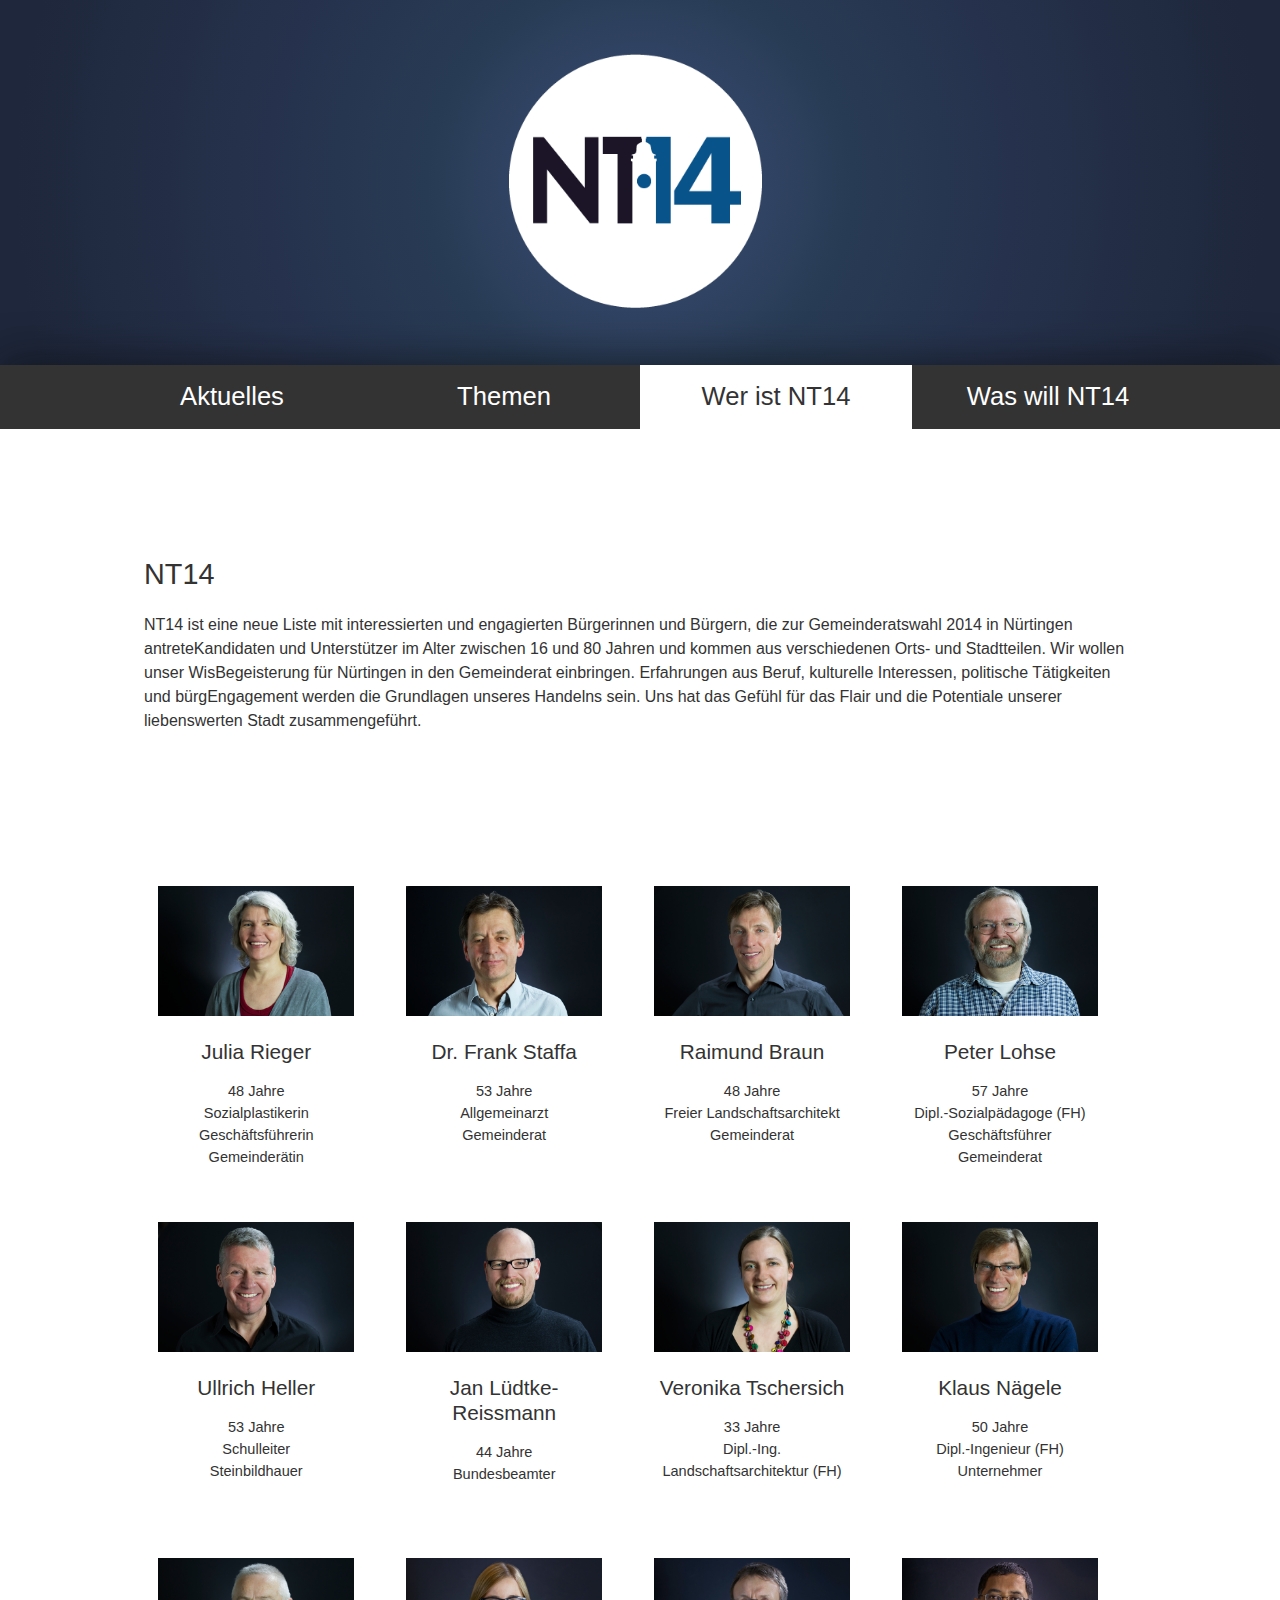
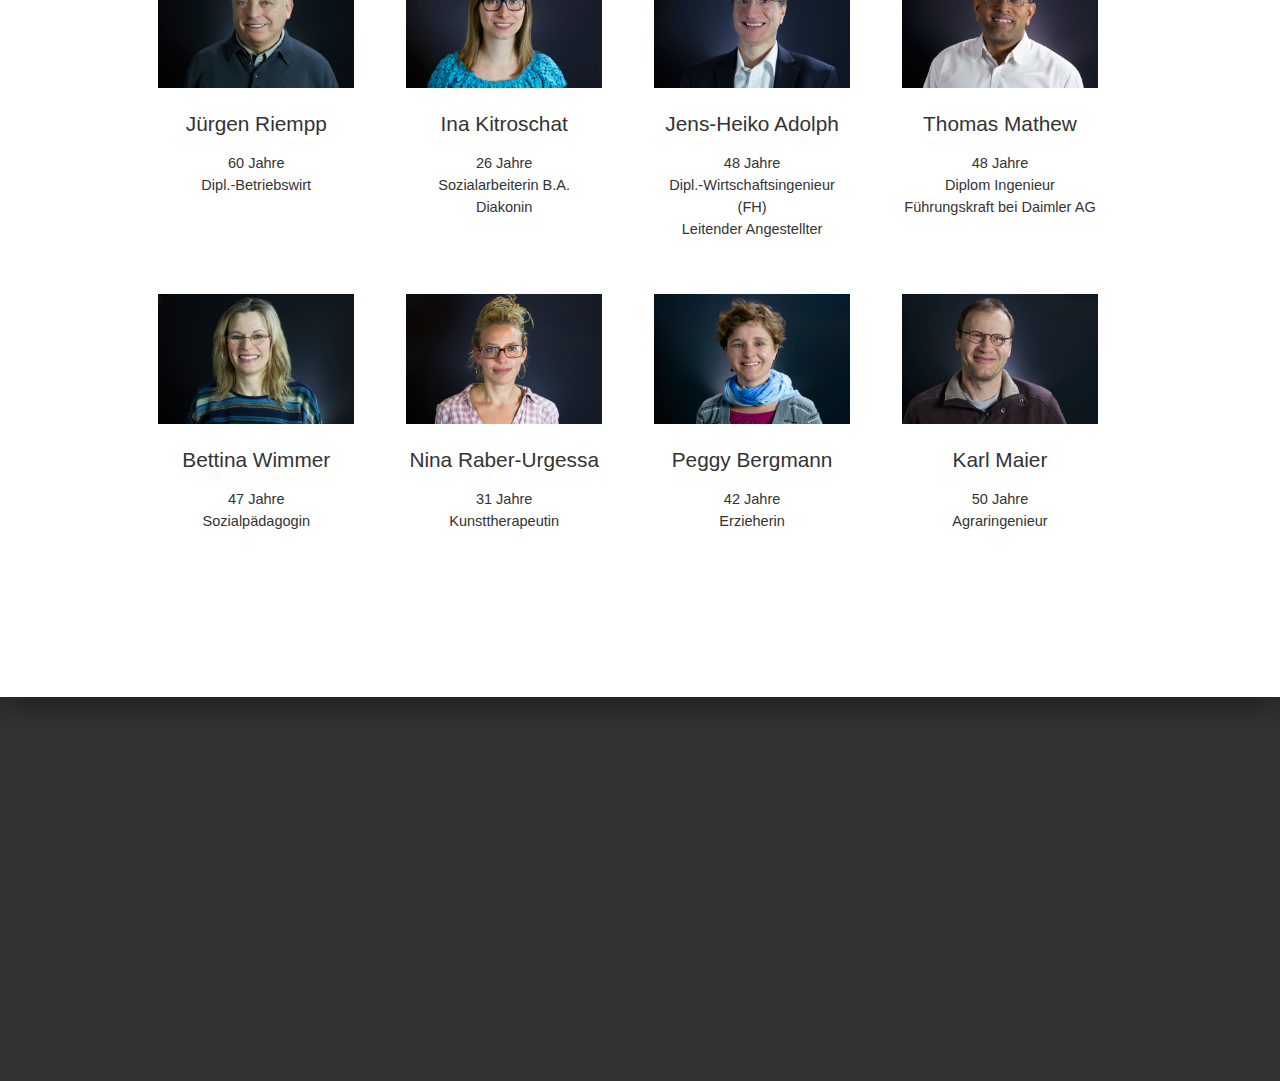
<file: wer.html>
<!doctype html>
<html class="no-js" lang="">
    <head>
        <meta charset="utf-8">
        <meta http-equiv="X-UA-Compatible" content="IE=edge,chrome=1">
        <title></title>
        <meta name="description" content="">
        <meta name="viewport" content="width=device-width, initial-scale=1">
        <link rel="apple-touch-icon" href="apple-touch-icon.png">

        <link rel="stylesheet" href="css/normalize.min.css">
        <link rel="stylesheet" href="css/main.css">

        <script src="js/vendor/modernizr-2.8.3.min.js"></script>
        <script src="js/vendor/jquery-1.11.2.min.js"></script>
    </head>
    <body>
        <!--[if lt IE 8]>
            <p class="browserupgrade">You are using an <strong>outdated</strong> browser. Please <a href="http://browsehappy.com/">upgrade your browser</a> to improve your experience.</p>
        <![endif]-->

        <div id="parallax">
        <button class="menu">&#9776;</button>
        <header>
            <div class="logo">
                <img src="img/logo.png" alt="NT14 Logo">
            </div>
        </header>

        <nav>
            <ul>
                <li>
                    <a href="index.html">Aktuelles</a>
                </li>
                <li>
                    <a href="themen.html">Themen</a>
                </li>
                <li>
                    <a href="#" class="current">Wer ist NT14</a>
                </li>
                <li>
                    <a href="was.html">Was will NT14</a>
                </li>
            </ul>
        </nav>


        <div class="wrapper">

            <div class="content">
                <article class="einleitung">
                    <h1>NT14</h1>
                    <p>
                        NT14 ist eine neue Liste mit interessierten und engagierten Bürgerinnen und Bürgern, die zur Gemeinderatswahl 2014 in Nürtingen antreteKandidaten und Unterstützer im Alter zwischen 16 und 80 Jahren und kommen aus verschiedenen Orts- und Stadtteilen. Wir wollen unser WisBegeisterung für Nürtingen in den Gemeinderat einbringen. Erfahrungen aus Beruf, kulturelle Interessen, politische Tätigkeiten und bürgEngagement werden die Grundlagen unseres Handelns sein. Uns hat das Gefühl für das Flair und die Potentiale unserer liebenswerten Stadt zusammengeführt.
                    </p>
                </article>

                <div id="kandidaten">
                    <div class="modal">
                        <label for="modal-1">
                          <div class="modal-trigger">
                                <img src="img/kandidaten/julia.png">
                                <h1>Julia Rieger</h1>
                                <p>48 Jahre <br>
                                Sozialplastikerin <br>
                                Geschäftsführerin<br>
                                Gemeinderätin</p>
                          </div>
                        </label>
                        <input class="modal-state" id="modal-1" type="checkbox" />
                        <div class="modal-fade-screen">
                          <div class="modal-inner">
                            <div class="modal-close" for="modal-1"></div>
                            <img src="img/kandidaten/julia.png">
                            <h1>Julia Rieger</h1>
                            <p class="modal-intro">48 Jahre<br><br>
                                    zeitweise in Asien aufgewachsen<br><br>
                                    studierte vier Jahre Bildhauerei bei Prof. KH Türk an der Freien 
                                    Kunstschule Nürtingen<br><br>
                                    Spielpädagogin und Sozialwirtin<br><br>
                                    Drei Kinder zwischen 13 und 18 Jahren<br><br>
                                    Geschäftsführerin des Trägerverein Freies Kinderhaus<br><br>
                                    Ausbau und Führung des ökologischen, kulturellen und sozialen Zentrums 
                                    "Alte Seegrasspinnerei"<br><br></p>
                            <h3>Warum kandidiere ich auf der Liste NT 14 für den Gemeinderat?</h3>
                            <p class="modal-content">Seit 1986 bin ich in Nürtingen aktiv. Als Studentin habe ich beim Nürtinger 
                                Kultursommer mitgewirkt, mit dem Sozialpädagogen Pit Lohse die 
                                Kinder-Kultur-Werkstatt konzipiert und aufgebaut und seitdem vielfältige 
                                kulturelle und kinderpolitische Projekte auf den Weg gebracht. Dabei 
                                engagiere ich mich für das kosmopolitische und interkulturelle Nürtingen.
                                Bei all dem stimme  ich mich mit ehren- und hauptamtlichen Akteuren ab, 
                                arbeite eng mit der Stadtverwaltung zusammen und versuche, die 
                                VertreterInnen der Politik für das Anliegen des jeweiligen Projekts 
                                zu gewinnen.
                                Nicht erst seit der Auseinandersetzung um die Zukunft von „Wörth östlich“ 
                                werde ich das Gefühl nicht los, dass ein Gegeneinander von Verwaltungsspitze, 
                                politischen Gremien und der Bürgerschaft eine sachorientierte und 
                                besonnene Entscheidungsfindung hemmt und behindert.
                                Dies möchte ich ändern.
                                <br><br>
                                Nürtingen wird zukunftsfähig, wenn wir uns alle bewusst werden, wie 
                                Globalisierung, Wirtschaftswandel, demographischer Wandel und Klimawandel 
                                uns langfristig beeinflussen. 
                                <br><br>
                                Ich möchte Fachleuten, Wirtschaftsbetrieben, Bürgern und Bürgerinnen 
                                zuhören. Ihre Aussagen und ihren fachlichen Rat will ich mit den 
                                Vertretern der Verwaltung und den anderen Gemeinderäten erörtern. Nur so 
                                können wir die Aspekte so gewichten, dass es weiterhin Spaß macht in 
                                Nürtingen zu leben.
                                <br><br>
                                Mein Leitziel ist eine ökologisch, sozial und kulturell attraktive Stadt 
                                am Fluss im mittleren Neckarraum.</p>
                          </div>
                        </div>
                    </div>

                    <div class="modal">
                        <label for="modal-2">
                          <div class="modal-trigger">
                                <img src="img/kandidaten/frank.png">
                                <h1>Dr. Frank Staffa</h1>
                                <p>53 Jahre<br>
                                Allgemeinarzt<br>
                                Gemeinderat</p>
                          </div>
                        </label>
                        <input class="modal-state" id="modal-2" type="checkbox" />
                        <div class="modal-fade-screen">
                          <div class="modal-inner">
                            <div class="modal-close" for="modal-2"></div>
                            <img src="img/kandidaten/frank.png">
                            <h1>Dr. Frank Staffa</h1>
                            <p class="modal-intro">Mein Name ist Dr. Frank Staffa.
                                Ich wurde 1960 im Haus meiner Eltern in Nürtingen geboren.
                                Meine Schulzeit verbrachte ich in der Mörikeschule und dem Max-Planck-Gymnasium.
                                Nach Abschluss meines Studiums der Humanmedizin in Köln und München zog es 
                                mich wieder in meine Heimatstadt, wo ich zunächst einige Jahre im 
                                Kreiskrankenhaus Nürtingen arbeitete. Seit 1993 führe ich mit meinem Bruder 
                                gemeinsam eine Allgemeinarztpraxis in der Stadt.
                                Ich bin verheiratet und habe zwei erwachsene Kinder.
                                <br><br>
                                In den vergangenen 15 Jahren engagierte ich mich überwiegend berufspolitisch. 
                                Zum einen im Vorstand der Kreisärzteschaft, sowie die letzten 11 Jahre beim 
                                Aufbau und der Leitung der ärztlichen Notfallpraxis der niedergelassenen 
                                Ärzte des Altkreises Nürtingen.
                                <br><br>
                                Nürtingen war und ist seit über 50 Jahren der Mittelpunkt meines Lebens,  
                                meine Heimatstadt im ursprünglichen Sinn. Ich fühle mich hier verwurzelt 
                                und mit der Stadt und seinen Bewohnern verbunden.
                                <br><br>
                                Bei meiner Arbeit als Hausarzt gewinne ich vielfältige Einblicke in viele 
                                Bereiche des städtischen Lebens und seiner Auswirkungen auf seine Bewohner.
                                Auch ich habe mich im Forum Wörth engagiert wo ich viele meiner Mitbewerber 
                                der Liste NT14 kennen und schätzen gelernt habe.
                                <br><br>
                                Uns eint der Wunsch nach transparenter und verlässlicher Lokalpolitik im 
                                Interesse der Bürgerschaft.
                                In diesem Sinne möchte ich mich für Nürtingen einbringen und einsetzen.</p>
                          </div>
                        </div>
                    </div>

                    <div class="modal">
                        <label for="modal-3">
                          <div class="modal-trigger">
                                <img src="img/kandidaten/raimund.png">
                                <h1>Raimund Braun</h1>
                                <p>48 Jahre <br>
                                Freier Landschaftsarchitekt<br>
                                Gemeinderat</p>
                          </div>
                        </label>
                        <input class="modal-state" id="modal-3" type="checkbox" />
                        <div class="modal-fade-screen">
                          <div class="modal-inner">
                            <div class="modal-close" for="modal-3"></div>
                            <img src="img/kandidaten/raimund.png">
                            <h1>Raimund Braun</h1>
                            <p class="modal-intro">48 Jahre, geb. in Meßkirch (Kreis Sigmaringen) <br><br>
                                Dipl.- Ing. (FH) Landespflege<br><br>
                                Freier Landschaftsarchitekt</p>
                            <p class="modal-content">Zum Studienbeginn (Landschaftsarchitektur und Städtebau) bin ich im Jahr 1989 nach Nürtingen gezogen und lebe nun seit 25 Jahren in der Stadt. Nürtingen ist meine Heimat geworden, die Stadt, in der meine Kinder geboren, aufgewachsen und zwischenzeitlich erwachsen geworden sind.  
                                Nach mehrjähriger Tätigkeit als Bau-, Projekt- und Büroleiter in Planungsbüros und einem Garten- und Landschaftsbaubetrieb bin ich seit einigen Jahren als selbständiger Garten- und Landschaftsarchitekt in Nürtingen tätig. Als Mitglied beim FV 09 Nürtingen und beim Verein Aufwind unterstütze ich deren Aktivitäten. Neben meinen sportlichen Aktivitäten, die ich überwiegend in der freien Natur ausübe (Joggen, Radfahren, Langlaufen u.a.) lese ich sehr gerne. 
                                <br><br>
                                Als interessierter, engagierter und fachkundiger Bürger habe ich mich in den letzten Jahren über eine Vielzahl von Entscheidungen des Gemeinderates gewundert. Dabei war es für mich besonders erstaulich, auf welchen Grundlagen diese Entscheidungen getroffen wurden. 
                                Bei derzeit laufenden Projekten wie zum Beispiel Wörth-Areal, Großer Forst, Bio-Gas-Anlage,  Melchior-Areal, Hochwasserschutz am Neckar, Sanierung Max-Eyth-Straße und auch beim Stadtentwicklungskonzept ist festzustellen, dass wesentliche Sachverhalte nicht umfassend dargestellt werden. Auf der Grundlage von unzureichenden Informationen ist es nicht möglich, nachhaltige und somit dem Gemeinwohl dienende Konzepte zu entwickeln und die erforderliche Akzeptanz in der Bevölkerung zu erhalten.
                                <br><br>
                                Meine Fachkenntnisse konnte ich bereits in der Stadt und der Region einbringen, damit die  überdimensionierten, nicht landschaftsgerechten und  nicht wirtschaftlichen Hochwasserschutz-konzepte in Landschaftsschutzgebieten (Tiefenbachtal und Neuffen)  nicht weiter verfolgt werden. <br>
                                Beim Wörth-Areal wurden wesentliche städtebauliche Ziele, die im Rahmen von Sanierungsvorhaben zu berücksichtigen sind, wie auch die Vorgaben der Wassergesetzte nicht umgesetzt. Zur Unterstützung des Forum Wörth, der Anliegen der Naturschutzverbände und betroffener Bürger im Stadtgebiet Wörth habe ich diese Sachverhalte beschrieben. Petitionen hierzu wurden beim Petitionsausschuss im Landtag eingereicht.
                                <br><br>
                                Bei meiner beruflichen Tätigkeit als Garten- und Landschaftsarchitekt habe ich als verantwortlicher Projektleiter verschiedene Großprojekte (Bundes- und Landesgartenschauen, Messe Erfurt)  bearbeitet. Im Besonderen bei Gartenschauen wurde dabei deutlich, wie nachhaltig Städte von gelungenen städtebaulichen Entwicklungen profitieren können. Die in Nürtingen anstehenden Projekte der Stadtentwicklung (Wörth, Melchiorareal) und des Hochwasserschutzes wären eine gute Grundlage für die Nutzung von Synenergie-Effekten der verschiedenen Vorhaben und zur beispielhaften Präsentation. 
                                <br><br>
                                Nürtingen hat eine besondere Lage und große Potentiale. Mit dem behutsamen Umgang mit der Nürtinger Altstadt und der Entwicklung von zentrumsnahen Grünflächen am Neckar kann die Stadt attraktiver werden. 
                                <br><br>
                                Mit der Überzeugung, dass auch in Nürtingen durch eine Neustrukturierung des Gemeinderates eine bessere, bürgernahe und wohlwollende Arbeit in sachlicher Atmosphäre möglich ist, bin ich bereit in einer nicht parteilich organisierten Liste anzutreten. Mit guter Information und gegenseitigem Respekt kann es gelingen, das Vertrauen der Bürgerschaft in die Kommunalpolitik wieder zu gewinnen. </p>
                          </div>
                        </div>
                    </div>

                    <div class="modal">
                        <label for="modal-4">
                          <div class="modal-trigger">
                                <img src="img/kandidaten/pit.png">
                                <h1>Peter Lohse</h1>
                                <p>57 Jahre <br>
                                Dipl.-Sozialpädagoge (FH)<br>
                                Geschäftsführer<br>
                                Gemeinderat</p>
                          </div>
                        </label>
                        <input class="modal-state" id="modal-4" type="checkbox" />
                        <div class="modal-fade-screen">
                          <div class="modal-inner">
                            <div class="modal-close" for="modal-4"></div>
                            <img src="img/kandidaten/pit.png">
                            <h1>Peter Lohse</h1>
                            <h3>Für was stehe ich als Kandidat der Liste „NT 14“?</h3>
                            <p class="modal-intro">Nürtingen ist in vielerlei Hinsicht eine besondere Stadt. Ich möchte dazu 
                                beitragen, sie in ihrer Eigenart zu erfassen und ihre vielfältigen Potentiale 
                                zu entfalten. Nürtingen soll zu einer zukunftsfähigen Stadt werden – 
                                ökologisch verantwortungsbewusst, wirtschaftlich dem Gemeinwohl verpflichtet, 
                                sozial ausgewogen, kulturell vielfältig, städtebaulich attraktiv…
                                <br><br>

                                All diese Ziele sind nur zu erreichen, wenn die Kommune als ein lebendiger 
                                Organismus gesehen wird, in dem alles mit allem vernetzt ist. Ihre Seele ist 
                                die Bürgerschaft, die engagiert und verantwortlich das Leben Ihrer Stadt 
                                mitgestaltet und auf diese Weise ihren Gemeinsinn zum Ausdruck bringt.
                                <br><br>


                                Deshalb geht es allem voran darum, die Bürgerinnen und Bürger mehr und mehr 
                                auch in das politische Leben mit einzubeziehen: keine Entscheidung zu einer 
                                wichtigen Frage ohne wirkliche Bürgerbeteiligung!
                                <br><br>


                                ISEK, das gegenwärtige Nürtinger Beteiligungsverfahren, ist ein positiver 
                                Anfang, aber eben nur eine Momentaufnahme: Modelle der Partizipation sind 
                                immer wieder neu zu überdenken und weiterzuentwickeln. Noch bevor eine Frage 
                                zur Entscheidung steht, kommt es darauf an, dass die Bürgerinnen und Bürger 
                                ihre Bedürfnisse, Wünsche und Ideen hörbar artikulieren können. Hierfür 
                                braucht es alltägliche Netzwerke der Kommunikation. Im Weiteren gilt es 
                                intelligente und kreative Formen der Beteiligung und Entscheidungsfindung 
                                zu entwickeln.
                                <br><br>


                                Den Stadtteilen und den Quartieren in der Kernstadt kommt dabei eine 
                                bedeutende Rolle zu, denn Mitgestalten und –entscheiden gelingt umso besser, 
                                je überschaubarer der gemeinschaftliche Raum ist. Deshalb geht es darum, 
                                die Stadtteile und Quartiere als kleinräumige Netzwerke zu erhalten bzw. 
                                auszubauen, in denen Wohnen, Leben und Arbeiten gleichermaßen ihren Platz 
                                haben. Stadtteilbüros sind einzurichten, in denen die Fäden zusammenlaufen, 
                                es soll auch Stadtteilbeauftragte geben, die ein Bindeglied zwischen 
                                Stadtteil, Gemeinderat und Verwaltung sind.
                                <br><br>


                                Gerade für ein solch grundlegendes Beteiligungs- und Entscheidungsfragen 
                                gilt: „Gut Ding will Weile haben.“ Deshalb sind vermeintliche Sachzwänge zu 
                                hinterfragen, die als Argumente für allzu schnelle Beschlüsse vorgebracht 
                                werden. Entscheidungen, die letztlich von einer breiten Mehrheit getragen 
                                werden, sind besser als durchgepeitschte Abstimmungen im Gemeinderat mit 
                                nur einer Stimme Mehrheit.
                                <br><br>


                                Wenn all das berücksichtigt wird, dann führt dies zu kommunalpolitischen 
                                Beteiligungs- und Entscheidungsprozessen, die gleichermaßen effektiv, 
                                transparent und fair sind. Darüber hinaus rückt dann das in den Fokus, 
                                was über allen Einzel- oder Fraktionsinteressen stehen sollte: das Gemeinwohl.</p>
                            
                          </div>
                        </div>
                    </div>

                    <div class="modal">
                        <label for="modal-5">
                          <div class="modal-trigger">
                                <img src="img/kandidaten/ulli.png">
                                <h1>Ullrich Heller</h1>
                                <p>53 Jahre <br>
                                Schulleiter<br>
                                Steinbildhauer</p>
                          </div>
                        </label>
                        <input class="modal-state" id="modal-5" type="checkbox" />
                        <div class="modal-fade-screen">
                          <div class="modal-inner">
                            <div class="modal-close" for="modal-5"></div>
                            <img src="img/kandidaten/ulli.png">
                            <h1>Ullrich Heller</h1>
                            <p class="modal-intro">Ich heiße Ullrich Heller und komme gebürtig aus Stuttgart. Ich bin Vater 
                                zweier erwachsener Kinder, mit deren Mutter verheiratet und wohne seit rund 
                                30 Jahren in Nürtingen. Im Anschluss an die Schule machte ich zunächst in 
                                Nürtingen eine Ausbildung zum Steinmetz / Steinbildhauer. Nach dem 
                                Lehramtsstudium wechselte ich in den Schuldienst und arbeite seit einigen 
                                Jahren als Schulleiter in Filderstadt. Hierbei konnte ich über meine 
                                berufliche Tätigkeit bereits positive Erfahrungen in der Zusammenarbeit mit 
                                dem Filderstädter Gemeinderat sammeln.
                                <br><br>
                                Im Laufe der Jahre wurde mir Nürtingen zur Heimat, meine Kinder sind hier 
                                groß geworden und mit der Zeit wuchs das Interesse an den lokalen 
                                kommunalpolitischen Themen und Entscheidungsprozessen. Über das Engagement 
                                im Forum Wörth reifte der Entschluss mich aktiv in die Kommunalpolitik 
                                einbringen zu wollen.
                                <br><br>
                                Ganz besonders in der Kommunalpolitik halte ich es für alternativlos, 
                                über Partei- und Fraktionsgrenzen hinweg sachlich sinnvolle und tragfähige 
                                Lösungen für das Gemeinwohl zu finden. Gemeinsam gilt es, frei von 
                                parteipolitischen Einengungen die Entscheidungsprozesse für die Bürger 
                                transparent und nachvollziehbar zu machen.
                                <br><br>
                                Deshalb stelle ich mich zur Wahl und stehe auf der Liste NT14.</p>
                            
                          </div>
                        </div>
                    </div>

                    <div class="modal">
                        <label for="modal-6">
                          <div class="modal-trigger">
                                <img src="img/kandidaten/jan.png">
                                <h1>Jan Lüdtke-Reissmann</h1>
                                <p>44 Jahre <br>
                                Bundesbeamter</p>
                          </div>
                        </label>
                        <input class="modal-state" id="modal-6" type="checkbox" />
                        <div class="modal-fade-screen">
                          <div class="modal-inner">
                            <div class="modal-close" for="modal-6"></div>
                            <img src="img/kandidaten/jan.png">
                            <h1>Jan Lüdtke-Reissmann</h1>
                            <h3>Meine Motivation zur Kandidatur zum Gemeinderat der Stadt Nürtingen</h3>
                            <p class="modal-intro">Mein Ziel ist es, den Bürgern und Einwohnern Nürtingens eine größtmögliche 
                                Teilhabe an der Arbeit der Verwaltung und des Gemeinderates zu schaffen. 
                                Aus meiner Sicht geht dies nur durch ein Maximum an Transparenz in allen 
                                Phasen der verschiedenen Entscheidungsprozesse. Ich werde dafür Sorge tragen, 
                                dass Prozesse offen kommuniziert werden. Soweit die Kommunikation der 
                                Prozesse durch Oberbürgermeister oder Mehrheit des Gemeinderates untersagt 
                                ist, werde ich die Prozesse anonymisiert kommunizieren.
                                <br><br>
                                Als ersten Schritt werde ich mich dafür einsetzen, dass die Stadt Nürtingen 
                                den ihr auferlegten Kommunikationspflichten nachkommt.
                                <br><br>
                                Ich bin überzeugt, dass eine klare Kommunikation der Arbeit des Gemeinderates 
                                und der Verwaltung, sowie eine intensive Einbeziehung der Bürger und 
                                Einwohner Nürtingens im jeweiligen Zeitraum der Entscheidungsprozesse, 
                                dass Verständnis für Entscheidungen verbessert.
                                <br><br>
                                Ich werde meine Kraft dafür einsetzen, in und mit der Gruppe NT14 eine 
                                Plattform zu schaffen, mit deren Hilfe dem Gemeinderat eine größtmögliche 
                                Wissensbasis für die anstehenden Entscheidungen bereit gestellt werden kann. 
                                Es sollen Alternativen mit ihren Argumenten gegenüber gestellt werden. 
                                Hier setzen wir als Gruppe NT14 auf die umfangreichen Kenntnisse der Bürger 
                                und Einwohner in Nürtingen, die zur Erarbeitung der Plattform-Inhalte 
                                beitragen, ihr Wissen einbringen sollen.
                                <br><br>
                                Diese Plattform wird öffentlich für jeden Verfügbar sein, für Bürger und 
                                Einwohner, für die Gruppe NT14, für die anderen Gruppen des Gemeinderates 
                                und natürlich auch für die Verwaltung Nürtingens. </p>
                            
                          </div>
                        </div>
                    </div>

                    <div class="modal">
                        <label for="modal-7">
                          <div class="modal-trigger">
                                <img src="img/kandidaten/veronika.png">
                                <h1>Veronika Tschersich</h1>
                                <p>33 Jahre <br>
                                Dipl.-Ing. Landschaftsarchitektur (FH)</p>
                          </div>
                        </label>
                        <input class="modal-state" id="modal-7" type="checkbox" />
                        <div class="modal-fade-screen">
                          <div class="modal-inner">
                            <div class="modal-close" for="modal-7"></div>
                            <img src="img/kandidaten/veronika.png">
                            <h1>Veronika Tschersich</h1>
                            <h3>Wer bin ich?</h3>
                            <p class="modal-intro">Veronika Tschersich, 33 Jahre alt, verheiratet, vier Kinder zwischen einem und acht Jahren.<br><br>
                                    Geboren und aufgewachsen in Nürnberg, Wohnhaft in Nürtingen seit 2001, Gartenbau-Ausbildung und Studium der Landschaftsarchitektur in Nürtingen.<br><br>
                                    Vollzeit berufstätig mit Schwerpunkt Planung von künstlerischen und spielerischen Außenräumen in ganz Deutschland.</p>
                            <br><br>
                            <h3>Warum kandidiere ich auf der Liste NT 14 für den Gemeinderat?</h3>
                            <p class="modal-content">Dieser Beruf beinhaltet häufiges Zusammenarbeiten mit Kommunen oder anderen 
                                größeren Gruppierungen, die mittels Beteiligung von Interessierten eine 
                                bestmögliche Planung des jeweiligen Geländes zum Ziel haben. Diese 
                                Beteiligungsprozesse führe ich von Anfang an mit meinen Kollegen durch und 
                                habe somit einen guten Überblick, was es heißt, engagierte Menschen 
                                einzubinden, und weiß, was dies für die spätere Akzeptanz der Projekte 
                                bedeutet.
                                <br><br>
                                Gleichzeitig bin ich engagierte Mutter in der Elterninitiative 
                                „Freies Kinderhaus“. Ich kenne daher beide Seiten: mitreden wollen 
                                und mitreden lassen.</p>
                            <br><br>
                            <h3>Warum wohne ich in Nürtingen?</h3>
                            <p class="modal-content">Heimisch habe ich mich gleich zu Beginn gefühlt wegen einer offenen 
                                Bereitschaft, mich als „Fremde“  aufzunehmen und mitwirken zu lassen. 
                                Jeder denkt und lässt denken.
                                <br><br>
                                Dageblieben bin ich nach dem Studium und nach Gründung einer Familie wegen 
                                des Netzwerks an interessanten und engagierten Menschen quer durch Nürtingen.
                                Wir schätzen das reichhaltige Angebot zu Kunst und Kultur und die 
                                Kindereinrichtungen des freien Kinderhauses und die damit verbundenen 
                                Mitbestimmungsnotwendigkeiten. Die sind nicht nur für die Kinder spannend 
                                und weiterbildend, sondern vernetzen uns als Familien und halten 
                                uns aktiv.
                                <br><br>
                                Als kleine Stadt bietet Nürtingen uns als „Reingeschmeckten“ ein großes 
                                Angebot in vielen Bereichen.</p>
                            <br><br>
                            <h3>Was ist mir wichtig?</h3>
                            <p class="modal-content">Nürtingens Stärken zu fördern und weiter zu entwickeln. Ein klares konkretes 
                                Leitbild von Nürtingen für die Zukunft zu entwickeln, sowohl städtebaulich 
                                als auch verkehrstechnisch. Familien zu fördern mit Spielangeboten, 
                                kinderfreundlicher Stadtentwicklung und ortsnahen Naturerholungsangeboten.
                                <br><br>
                                Eine klare Kommunikation zwischen Ämtern und Nürtingern muss sein, die 
                                Durchschaubarkeit von Entscheidungen soll offen dargelegt werden.
                                <br><br>
                                Die Grundstimmung von Nürtingen mit all den sozialen, künstlerischen und 
                                sportiven Elementen soll nicht nur erhalten, sondern ausgebaut werden als 
                                besonderes Merkmal dieser Stadt. Nürtingen soll durch seine engagierten 
                                Einwohner präsent und liebenswert sein.</p>
                            <br><br>
                            <h3>Was heißt das konkret?</h3>
                            <p class="modal-content">-Bauprojekte sollen offen durchdacht und mit allen Wertigkeiten oder 
                                    Widrigkeiten beachtet werden.<br>
                                    -Innerstädtische Entwicklungsbereiche dürfen nicht isoliert 
                                    angegangen werden.<br>
                                    -Die Nürtinger Einwohner müssen sich mitgenommen fühlen auf dem Weg der 
                                    Entscheidungsfindung und ihre Meinungen müssen ernst genommen werden.<br>
                                    -Die vielfältigen Fachbereiche der Nürtinger Hochschule sollen in 
                                    Planungsprozesse und Workshops nutzbringend eingebunden werden.<br>
                                    -Familien mit Kindern können sich in Nürtingen wohlfühlen und sind in der 
                                    Lage auch ohne Auto in die Naherholungsbereiche zu kommen.</p>
                          </div>
                        </div>
                    </div>

                    <div class="modal">
                        <label for="modal-8">
                          <div class="modal-trigger">
                                <img src="img/kandidaten/klaus.png">
                                <h1>Klaus Nägele</h1>
                                <p>50 Jahre <br>
                                Dipl.-Ingenieur (FH)<br>
                                Unternehmer</p>
                          </div>
                        </label>
                        <input class="modal-state" id="modal-8" type="checkbox" />
                        <div class="modal-fade-screen">
                          <div class="modal-inner">
                            <div class="modal-close" for="modal-8"></div>
                            <img src="img/kandidaten/klaus.png">
                            <h1>Klaus Nägele</h1>
                            <p class="modal-intro">50 Jahre<br><br>
                                    Dipl. Ing. FH Fertigungstechnik<br><br>
                                    Dipl. f. Umweltschutz<br><br>
                                    Ein  Sohn (15 Jahre)<br><br>
                                    Vorstand im Trägerverein Freies Kinderhaus<br><br>
                                    Vorstand von "WIR" (Wohnen in Reudern e.V.)<br><br>
                                    Geschäftsführer Nägele GmbH<br><br>
                                    Teilhaber Altbauzentrum Nürtingen<br><br></p>
                            <h3>Warum stehe ich auf der Liste NT14?</h3>
                            <p class="modal-content">Aus meiner Sicht sollte ein Gemeinderat fünf wesentliche Kriterien erfüllen:
                                <br><br>
                                1. Er muss über freie Zeit verfügen, um sich mit Themen rund um Nürtingen 
                                eingehend zu beschäftigen. Zum Glück lässt mir meine berufliche Situation 
                                genügend Spielraum, diese Zeit aufzubringen und zum Glück bin ich mit meinen 
                                50 Jahren noch neugierig genug, mich immer wieder in neue Themen einzuarbeiten.
                                <br>
                                2. Kompromissfähigkeit. Der Gemeinderat setzt sich aus 32 Personen zusammen. 
                                Dabei ist es wichtig Menschen in diesem Gremium zu haben, die in der Lage 
                                sind, über Parteigrenzen und persönliche Interessen hinweg für Nürtingen 
                                jeweils den best möglichen Kompromiss zu finden. Die Fähigkeit, aus komplexen 
                                Systemzusammenhängen Strukturen abzubilden und tragfähige Lösungen zu finden, 
                                ist ein steter Inhalt meiner Arbeit und meines ehrenamtlichen Engagements.
                                <br>
                                3. Erfahrung in der interdisziplinären Teamarbeit. Gremienarbeit erfordert 
                                Erfahrung und Geduld. Komplexe Themen berühren meistens verschiedene Aspekte 
                                wie Ökonomie, Ökologie, Nachhaltigkeit, Bürgernähe und rechtliche Belange. 
                                Diese Aspekte aufeinander abzustimmen und nicht gegeneinander auszuspielen 
                                ist ein Kraftakt. In meiner Arbeit als selbstständiger Ingenieur ist dies oft 
                                meine Aufgabe. In Verhandlungen zwischen verschiedenen Lieferanten, 
                                verschiedenen Abteilungen unter Berücksichtigung internationaler Wirtschafts- 
                                und Entwicklungsinteressen obliegt es oft meiner langjährigen Erfahrung, 
                                diese Aspekte miteinander zu verknüpfen.
                                <br>
                                4. Einfühlungsvermögen. Der Gemeinderat ist der Vertreter aller Bürger 
                                Nürtingens. Die Fähigkeit, sich in die Belange, Nöte und Ideen anderer 
                                einzufühlen, ist daher ein unumstößliches Muss für alle Gemeinderäte. Dinge 
                                aus verschiedenen Blickwinkeln zu betrachten und sich in die Situation 
                                anderer einzufühlen, ist Grundlage meiner erfolgreichen Arbeit als freier 
                                Berater über viele Jahre.
                                <br>
                                5. Unabhängigkeit. Meinungen entstehen vor dem Hintergrund von Informationen 
                                und dem Austausch von Argumenten. Arbeit in Gremien setzt voraus, dass alle 
                                Mitglieder jederzeit neue Informationen und Argumente in ihren 
                                Meinungsfindungsprozess aufnehmen und frei entscheiden. Parteien und 
                                hierarchische Strukturen behindern diesen Prozess.
                                <br><br>
                                Ich habe mich lange gefragt, ob ich diese Fähigkeiten alle habe. Habe ich die 
                                Zeit? Bin ich bereit, all meine Erfahrungen trotzt der vielen Enttäuschungen 
                                in der Kooperation mit Verwaltung und Fraktionen des Gemeinderates der 
                                letzten Jahre weiterhin vorbehaltlos einzubringen? Besitze ich ausreichend 
                                Einfühlungsvermögen und bin ich noch unabhängig? Bestärkt durch mein 
                                ehrenamtliches Engagement und meine vielfältigen beruflichen Erfahrungen 
                                bin ich mich entschlossen, als Vertreter von NT14 zu kandidieren, trotz 
                                der bitteren Erlebnisse rund um das Thema Wörth, der Enttäuschungen bei 
                                den Themen Bürgerbeteiligung, Kulturzentrum und noch einer Reihe weiterer 
                                Nürtinger Baustellen.
                                <br><br>
                                Ich habe die Hoffnung, dass auch in Nürtingen durch eine Neustrukturierung 
                                des Gemeinderates eine bessere, bürgernahe und wohlwollende Arbeit in 
                                sachlicher Atmosphäre möglich ist, getragen von gegenseitigem Respekt 
                                und Vertrauen.
                                <br><br>
                                Aus diesen Gründen
                                <br><br>
                                eine neue Liste</p>

                                <h1>NT14</h1></p>
                          </div>
                        </div>
                    </div>

                    <div class="modal">
                        <label for="modal-9">
                          <div class="modal-trigger">
                                <img src="img/kandidaten/juergen.png">
                                <h1>Jürgen Riempp</h1>
                                <p>60 Jahre<br>
                                Dipl.-Betriebswirt</p>
                          </div>
                        </label>
                        <input class="modal-state" id="modal-9" type="checkbox" />
                        <div class="modal-fade-screen">
                          <div class="modal-inner">
                            <div class="modal-close" for="modal-9"></div>
                            <img src="img/kandidaten/juergen.png">
                            <h1>Jürgen Riempp</h1>
                            <p class="modal-intro">60 Jahre<br>
                                    Dipl. Betriebswirt<br>
                                    lange Jahre in der Kreditentscheidung der Commerzbank AG tätig, 
                                    derzeit passive Phase der Altersteilzeit<br>
                                    Verheiratet, 2 erwachsene Kinder<br>
                                    </p>
                            <p class="modal-content">
                                
                                <h3>Interessen:</h3>
                                Wirtschaft und Ökologie<br><br>
                                <h3>Motivation:</h3>
                                einen neuen Stil in die Entscheidungen und den Umgang zwischen Verwaltung 
                                und den Fraktionen in den Gremien hineinbringen. Nach dem Wegfall der 
                                beruflichen Belastung habe ich die Zeit dazu.<br><br>
                                <h3>Ziele:</h3>
                                Stadt am Fluss gestalten, die regionale Wertschöpfung stärken 
                                (z.B. Bürgerwindrad, Bürgerbiogasanlage, Bauernmarkt, etc.) und die 
                                HfWU und ihre Studenten mehr ins Stadtgeschehen einbeziehen.
                                </p>
                          </div>
                        </div>
                    </div>

                    <div class="modal">
                        <label for="modal-10">
                          <div class="modal-trigger">
                                <img src="img/kandidaten/ina.png">
                                <h1>Ina Kitroschat</h1>
                                <p>26 Jahre<br>
                                Sozialarbeiterin B.A.<br>
                                Diakonin</p>
                          </div>
                        </label>
                        <input class="modal-state" id="modal-10" type="checkbox" />
                        <div class="modal-fade-screen">
                          <div class="modal-inner">
                            <div class="modal-close" for="modal-10"></div>
                            <img src="img/kandidaten/ina.png">
                            <h1>Ina Kitroschat</h1>
                            <p class="modal-intro">Mein Name ist Ina Kitroschat. Ich wurde am 21.05.1987 in Ibbenbüren, 
                                Nordrhein-Westfalen, geboren.
                                <br>
                                Nach meinen Schulbesuchen an der Roncalli-Realschule Ibbenbüren und dem 
                                Goethe-Gymnasium Ibbenbüren zog es mich 2008 zum Studium nach 
                                Ludwigsburg, Baden-Württemberg.
                                <br>
                                In den Jahren 2008 bis 2013 studierte ich dort an der Evangelischen 
                                Hochschule in Ludwigsburg die Bachelorstudiengänge Religionspädagogik 
                                und Soziale Arbeit.  
                                <br>
                                Gefühlt beendete ich meine Studienzeit am 02.03.2014 mit der Einsegnung 
                                zur Diakonin der Evangelisch Württembergischen Landeskirche.
                                <br><br>
                                Im August 2013 entdeckte ich die Stadt Nürtingen durch ein Online-Portal, 
                                das der Wohnungssuche dient. Zuerst zog es mich in die 
                                Stadt „auf’s Geratewohl“ hin. Nachdem ich einmal durch die Altstadt 
                                geschlendert und danach den Neckar entlanggelaufen bin, wusste ich, 
                                dass diese Stadt einen ganz einmaligen Charakter hat, der zu mir als 
                                frische Absolventin und Berufsanfängerin passt.
                                <br><br>
                                Seit Oktober 2013 arbeite ich als Sozialpädagogischer Fachdienst in 
                                Kirchheim unter Teck.
                                <br>
                                In meiner Freizeit bin ich seit 2001 ich lyrisch aktiv.
                                <br><br>
                                Politisch engagiere ich mich in der Landesarbeitsgemeinschaft 
                                Mädchenpolitik Baden-Württemberg seit 2008, bin seit 2012 hochschulpolitisch 
                                aktiv gewesen, und in der Piratenpartei seit 2013 tätig. Der Nürtinger 
                                Piratenstammtisch und der Frauenstammtisch Missing Link in Stuttgart 
                                liegen mir dabei besonders am Herzen.
                                <br><br>
                                </p>
                            <p class="modal-content">
                                
                                Als meine Aufgaben für die Stadt sehe ich es an, mich für ein junges, 
                                lebendiges Nürtingen einzusetzen. Damit ist eine Stadt gemeint, die 
                                Schulpflichtige, Auszubildende, Studierende und sich Jungfühlende fördert 
                                und fordert. Für diese Menschen sind Treffpunkte wichtig, an denen nach 
                                neusten Standards kommuniziert, sich wohlgefühlt und Wissen ausgetauscht 
                                werden kann. Darunter fallen Orte der kulturellen Teilhabe wie Schulen, 
                                die Stadtbücherei, Cafés, die Trommel, Internetcafés etc., die im Blick 
                                der Stadt stehen sollten. Hierzu gibt es viele Möglichkeiten, u. a.:
                                <br><br>
                                
                                    -Schulen sind Lern- und Lebensorte. Als solche sollen sie 
                                    optimiert werden.<br><br>
                                    -Öffentliche und alternative Verkehrsmittel wie Busse, Züge, Fahrräder usw. 
                                    sind umweltschonend und sinnvoll für alle Altersklassen.<br><br>
                                    -Wireless-Lan ermöglicht es in einfacher Weise an jedem Ort an 
                                    Informationen zu gelangen.<br><br>
                                    -Wohngelegenheiten für Auszubildende und Studierende sollen verfügbar 
                                    und erschwinglich bleiben.<br><br>
                                    -Veranstaltungsorte können jungen Menschen Entfaltungsmöglichkeiten 
                                    bieten.<br><br>
                                
                                <br><br>
                                 

                                Wenn Sie sich für mich entscheiden, setze ich mich für ein innovatives 
                                Nürtingen ein.
                                </p>
                          </div>
                        </div>
                    </div>

                    <div class="modal">
                        <label for="modal-11">
                          <div class="modal-trigger">
                                <img src="img/kandidaten/jens-heiko.png">
                                <h1>Jens-Heiko Adolph</h1>
                                <p>48 Jahre<br>
                                Dipl.-Wirtschaftsingenieur (FH)<br>
                                Leitender Angestellter</p>
                          </div>
                        </label>
                        <input class="modal-state" id="modal-11" type="checkbox" />
                        <div class="modal-fade-screen">
                          <div class="modal-inner">
                            <div class="modal-close" for="modal-11"></div>
                            <img src="img/kandidaten/jens-heiko.png">
                            <h1>Jens-Heiko Adolph</h1>
                            <p class="modal-intro">Nürtingen-Zizishausen<br><br>
                                    48 Jahre alt<br><br>
                                    Energiegeräteelektroniker und Dipl.-Wirt-Ing. (FH)<br><br>
                                    Verheiratet, 2 Kinder<br><br>
                                    Hobbies: Schwimmen, Radfahren, Natur, Gleitschirmfliegen<br><br>
                                </p>
                            <p class="modal-content">
                                <h3>Warum möchte ich mich im Gemeinderat engagieren?</h3>
                                
                                In einem Satz zusammengefasst: Nürtingen soll um vieles attraktiver werden! Was meine ich damit: Das Angebot an Gastronomie, Einzelhandel sowie die Lebendigkeit unserer Innenstadt kann dem Vergleich mit z.B. Kirchheim, Esslingen oder Nagold nicht standhalten.  Es gibt keine einzige Grünfläche in der Innenstadt, die Erwachsene, Kinder, Gäste zum Verweilen einlädt. Darüber hinaus soll der Neckar erlebbar werden und städtebaulich einbezogen werden. Nürtingen als geographisches Mittelzentrum und Tor zur schwäbischen Alb muss attraktiver für unsere Einwohner und Anziehungspunkt für Besucher und Radtouristen werden. Mitarbeiter der Unternehmen im südlichen Großraum Stuttgart sollen uns als  attraktiven Wohnort bewerten. Dem ist heute nicht so. Nürtingen hat die geringsten Immobilien- und Mietpreise vergleichbarer Städte im Großraum Stuttgart. Das ist natürlich gut für uns als Bewohner. Die Fakten zeigen jedoch auf, dass der Wunsch in Nürtingen wohnen zu wollen vergleichbar gering ist. Und dies trotz unserer hervorragenden Lage!
                                <br><br>
                                <h3>Was bringe ich mit, wie kann ich mich einbringen?</h3>

                                In Nürtingen-Raidwangen aufgewachsen habe ich als Einwohner von Kirchheim, Nagold und Tübingen erleben können, wie sich deren Innenstädte permanent weiterentwickeln. Meine berufliche weltweite Mobilität gewährt mir Einblick in viele Städte, Menschen und Kulturen. Als leitender Angestellter muss ich in interdisziplinären Teams arbeiten um komplexe Sachverhalte schnell und zielführend umsetzen. Einzelinteressen müssen dem Gesamtziel untergeordnet werden. Effizienz und Wirtschaftlichkeit sind zwingende Rahmenbedingungen die eingehalten werden müssen und überlebenswichtig sind. Durch mein Engagement für das Wörth-Areal habe ich tiefen Einblick in die Entscheidungsprozesse, die Effizienz und Qualität der Arbeit der Verwaltung sowie den Umgang und Professionalität des Gemeinderates erlebt. Das dargebotene Bild schockiert mich und ich bin überzeugt, dass ich durch meine Erfahrung und meine Einstellung einen wesentlichen und positiven Beitrag für unsere Stadt leisten kann. 
                                <br><br>
                                <h3>Was möchte ich erreichen, was sind meine Ziele?</h3>

                                Der Umgang im Gemeinderat benötigt Änderung. Persönliche oder parteiliche Interessen sind denen der Bürger unterzuordnen. Feindbilder aufgrund unterschiedlichen Parteibüchern oder anderen Meinungen müssen Wertschätzung und ergebnisoffenen Sachdiskussionen weichen. Das Bürgerinteresse steht im Vordergrund und muss regelmäßig bei wichtigen Entscheidungen wie Städtebau, Familienthemen, Wirtschaft und Gastronomie erfragt und somit abgeprüft werden. Bürgerengagement ist keine Störgröße wenn sie andere Aspekte einbringt sondern eine wichtiges und ernstzunehmendes Element zur Entscheidungsfindung. Als Beispiele möchte ich das Melchiorareal, Wörthareal oder die Schließung der Jugendkunstschule  nennen. Das mit viel Geld gestartete Projekt „ISEK“ hat meiner Meinung nach deshalb so wenig Zulauf, da Bürgerengagement bisher keinen wesentlichen Einfluss auf die festgefahrenen Entscheidungsprozesse des Gemeinderates hatte.
                                    <br><br>
                                Die Arbeit der Stadtverwaltung muss effizienter werden. Die NTZ sprach wiederholt von Rosenkrieg in der Stadtverwaltung. Der OB selbst beklagte öffentlich eine erhöhte Krankheitsrate der Mitarbeiter was auf eine desolate Mitarbeiterführung und Motivationslage in der Verwaltung schließen lässt. Die Effizienz dieser Organisation, die letztendlich die öffentlichen Gelder und damit die der Bürger verwaltet ist unbefriedigend.  Die Verantwortung dafür trägt letztendlich der OB. Doch der Gemeinderat muss die richtigen Fragen stellen, kritische Sachverhalte erkennen und einfordern. Die Erfordernis externer Berater ist kritisch zu prüfen, Entscheidungsvorlagen und Kostenbewertungen benötigen hohe Qualität, Risiken müssen klar herausgestellt sein.  Als jüngstes Beispiel möchte ich die Planung der Freiflächen des Wörth-Areals nennen. Die Gestaltung ist hervorragend. Doch Kosten übertreffen die ursprüngliche Planung um rund 1 Mio €. Zusatzkosten für Hochwasserschutz noch nicht inbegriffen. Die Arbeitsgruppen des Runden Tisches haben signifikante Mehrkosten bereits 2011 in Diskussionen mit der Stadtkämmerei erarbeitet.
                                <br><br>
                                Meine oben beschriebenen Ziele sehe ich als Voraussetzung dafür, Nürtingen attraktiver zu machen in Bezug auf Städtebau, Erlebbarkeit des Neckars, Angebot und Geschäftsvolumen von Gastronomie sowie Einzelhandel, Attraktivität für Familien. Die Finanzsituation der Stadt zwingt uns zur Effizienz und Weitsicht. Kurzfristentscheidungen, die dem Parteibuch Einzelinteressen näher sind als die der Bürger werden den Nürtingern und deren Kindern langfristig nicht gerecht.
                                </p>
                          </div>
                        </div>
                    </div>

                    <div class="modal">
                        <label for="modal-12">
                          <div class="modal-trigger">
                                <img src="img/kandidaten/thomas.png">
                                <h1>Thomas Mathew</h1>
                                <p>48 Jahre<br>
                                Diplom Ingenieur
                                Führungskraft bei Daimler AG</p>
                          </div>
                        </label>
                        <input class="modal-state" id="modal-12" type="checkbox" />
                        <div class="modal-fade-screen">
                          <div class="modal-inner">
                            <div class="modal-close" for="modal-12"></div>
                            <img src="img/kandidaten/thomas.png">
                            <h1>Thomas Mathew</h1>
                            <p class="modal-intro">Ich heiße Thomas Mathew und lebe seit 2004  mit meiner Frau und unseren 
                                drei Kindern (9, 11, 13) gerne in Nürtingen. Geboren am 27.05.1965 in 
                                Vellore, Indien habe ich nach dem Abschluß des Maschinenbaustudiums in 
                                Bangalore, Produktionstechnik mit dem Abschluß Dipl.-Ingenieur an der 
                                Technischen Hochschule Karlsruhe studiert. Seit 1994 habe ich in 
                                unterschiedlichen Funktionen im In- und Ausland für die Daimler AG 
                                gearbeitet und bin heute Führungskraft im Vertrieb Transporter. 
                                Seit 2001 bin ich deutscher Staatsbürger.
                                <br><br> 
                                Geprägt wurde ich durch den starken Zusammenhalt meiner Familie in Indien, 
                                sowie heute durch den Zusammenhalt meiner eigenen Familie in Deutschland. 
                                Mit viel Freude engagiere ich mich für die Gemeinschaft, für die Familie 
                                ebenso wie für die Gemeinde. Ich bin aktiver Imker und Mitglied im Nürtinger 
                                Imkerei Verein und organisierte in Zusammenarbeit mit dem Kultusministerium 
                                BW ein Schulaustauschprogramm zwischen Deutschland und Indien. Ich möchte 
                                mich in Zukunft auch im Gemeinderat engagieren, als Bewohner Nürtingens an 
                                der Gestaltung und Entwicklung der Stadt mitarbeiten und wenn notwendig neue 
                                Impulse und neue Perspektiven in die Arbeit der Gemeinde einbringen. Dabei 
                                helfen mir meine vielfältigen beruflichen und privaten Kennntnisse, 
                                Erfahrung in unterschiedlichen Umgebungen und Kulturen.
                                <br><br> 
                                Mir geht es darum, zusammen die Attraktivität von Nürtingen zu erhöhen und 
                                für die Zukunft zu gestalten. Dazu werden ganz unterschiedliche 
                                Persönlichkeiten mit verschiedenen Interessen Profilen benötigt. Ich bringe 
                                meine Persönlichkeit gerne zum Wohle der Gemeinde ein und erarbeite die 
                                Zukunft der Gemeinde Nürtingen.
                                </p>
                          </div>
                        </div>
                    </div>

                    <div class="modal">
                        <label for="modal-13">
                          <div class="modal-trigger">
                                <img src="img/kandidaten/bettina.png">
                                <h1>Bettina Wimmer</h1>
                                <p>47 Jahre<br>
                                Sozialpädagogin</p>
                          </div>
                        </label>
                        <input class="modal-state" id="modal-13" type="checkbox" />
                        <div class="modal-fade-screen">
                          <div class="modal-inner">
                            <div class="modal-close" for="modal-13"></div>
                            <img src="img/kandidaten/bettina.png">
                            <h1>Bettina Wimmer</h1>
                            <p class="modal-intro">Liebe Nürtingerinnen und Nürtinger,<br><br>
                                seit nunmehr 29 Jahren lebe ich in und um Nürtingen.
                                In dieser langen Zeit ist mir diese Stadt ans Herz gewachsen und ich möchte nach wie vor
                                etwas zur positiven Veränderung beitragen.
                                Mir persönlich ist es sehr wichtig, dass Nürtingen endlich ein sinnvolles Stadtentwicklungskonzept unter Einbezug der Bürgerschaft erarbeitet. Transparenz in den Entscheidungsprozessen und der Projektumsetzung, beginnend bei der Verwaltungsspitze, über die Verwaltung bis hin zum Gemeinderat halte ich für unerlässlich, um auch bei der Bürgerschaft wieder Zufriedenheit zu erreichen und eine Stadt für die Bürger zu gestalten, mit der sich die Nürtinger Bürgerinnen und Bürger wieder identifizieren können.
                                Zudem sehe ich in den Gemeinderatssitzungen einen dringenden Handlungsbedarf, dass dessen Mitglieder wieder zu einem respektvollen und ehrlichen Umgang miteinander finden. Es sollte wieder die Sache im Vordergrund stehen, nicht der politische Standesdünkel.
                                Ich möchte mich für ein lebens- und liebenswertes Nürtingen – und das auch noch in 50 Jahren – mit ganzem Herzen einbringen und dazu beitragen, dass die bereits immer weniger gewordenen, schönen Ecken unserer Stadt erhalten und bereits verschwundene wiederbelebt werden.
                                </p>
                          </div>
                        </div>
                    </div>

                    <div class="modal">
                        <label for="modal-14">
                          <div class="modal-trigger">
                                <img src="img/kandidaten/nina.png">
                                <h1>Nina Raber-Urgessa</h1>
                                <p>31 Jahre<br>
                                Kunsttherapeutin</p>
                          </div>
                        </label>
                        <input class="modal-state" id="modal-14" type="checkbox" />
                        <div class="modal-fade-screen">
                          <div class="modal-inner">
                            <div class="modal-close" for="modal-14"></div>
                            <img src="img/kandidaten/nina.png">
                            <h1>Nina Raber-Urgessa</h1>
                            <p class="modal-intro">Dipl. Kunsttherapeutin und Künstlerin , Atelier für Kunst und Therapie in Nürtingen<br><br>
                                    angehende Fachberaterin Psychotraumatologie<br><br>
                                    Gründerin und 1. Vorsitzende African Fairies<br><br>
                                    Ehrenamtliche Psychosoziale Koordination und Betreuung Flüchtlingshilfe K4<br><br>
                                    Verheiratet, 2 Kinder<br><br>
                                
                                <br>
                                <h3>Motivation</h3>

                                Eigentlich sollte Nürtingen für mich studienbedingt nur einer von vielen 
                                Zwischenstops sein.  Gehalten haben uns  dann letztendlich ein Netzwerk an 
                                interessanten und künstlerisch aktiven Menschen, eine gute Infrastruktur, 
                                zahlreiche Angebote für Kinder, insbesonere Initiativen wie der Träger 
                                Verein Freies Kinderhaus und die Nähe zur Natur.  Als engagierte Mutter 
                                weiß ich, dass im Bereich Familie zwar schon einiges getan wird, 
                                aber immer noch vieles getan werden muss.
                                <br><br>
                                Ich möchte mich für ein offenes,  innovatives, familienfreundliches und 
                                sozial engagiertes Nürtingen einsetzen.
                                <br><br>
                                <h3>Ziele:</h3>

                                    -Familien mit ihren unterschiedlichen Bedürfnissen wahrnehmen und fördern. 
                                    Insbesondere Förderung der Vereinbarkeit von Familie und Beruf, Ausbildung 
                                    und Studium. Kitazeiten flexibler gestalten, insbesondere für Mütter oder 
                                    Väter die studieren. Junge einkommensschwache Familien sollten besser 
                                    gefördert und unterstütz werden.<br>
                                    -Ausbau der Flüchtlingsarbeit . Integration statt Isolation von 
                                    unterschiedlichen Kulturen, Alt  und Jung durch Förderung der 
                                    individuellen Stärken. <br>
                                    -Förderung von Kunst und Kultur.<br>
                                    -Studenten mehr ins Stadtgeschehen einbeziehen.<br>
                                    -Klare Kommunikation zwischen Ämtern und Nürtingern.<br>
                                    -Neckarufer gestalten, Grünflächen erhalten, kinderfreundliche <br>
                                    Stadtentwicklung fördern,  zentralen familienfreundlichen Wohnraum schaffen, 
                                    Mehrgenerationenprojekte ausbauen.
                                </p>
                          </div>
                        </div>
                    </div>

                    <div class="modal">
                        <label for="modal-15">
                          <div class="modal-trigger">
                                <img src="img/kandidaten/peggy.png">
                                <h1>Peggy Bergmann</h1>
                                <p>42 Jahre<br>
                                Erzieherin</p>
                          </div>
                        </label>
                        <input class="modal-state" id="modal-15" type="checkbox" />
                        <div class="modal-fade-screen">
                          <div class="modal-inner">
                            <div class="modal-close" for="modal-15"></div>
                            <img src="img/kandidaten/peggy.png">
                            <h1>Peggy Bergmann</h1>
                            <p class="modal-intro">Beruf: Erzieherin<br><br>
                                    Geboren: 16.02.1972<br><br>
                                
                                Ich komme ursprünglich aus Sachsen, bin aber schon mit 17 kurz vor dem Mauerfall
                                nach Westdeutschland ausgereist.
                                <br><br>
                                Seit 1997 bin ich verheiratet und habe 2 Kinder. 8 Jahre verbrachten mein 
                                Mann und ich in sogenannten Entwicklungsländern, wo auch unsere beiden 
                                Kindern geboren wurden. Von Beruf bin ich Erzieherin und arbeite bei 
                                den Wi-Wa-Wuschels.
                                <br><br>
                                <h3>Was will ich erreichen?</h3>

                                <p>Vor allem möchte ich die Zukunft unserer Gemeinde so mitgestalten, dass 
                                unsere Kinder in einem Umfeld aufwachsen, in der Toleranz und 
                                Hilfsbereitschaft gegenüber Andersgläubigen, Andersaussehenden und 
                                Andersdenkenden vorherrscht, in der politische Entscheidungen nicht nur 
                                nach wirtschaftlichen, sondern auch nach ökologischen, nachhaltigen und 
                                sozialen Aspekte getroffen werden.</p>
                                <br><br>
                                <h3>Wie will ich das erreichen?</h3>

                                <p>Durch mehr direkte Demokratie. Den Bürger soll bei wichtigen Entscheidungen, 
                                die die Entwicklung der Stadt, die Umwelt und das soziale Zusammenleben 
                                der Bürger betreffen, die Möglichkeit gegeben werden, mitzubestimmen, 
                                nachdem Transparenz der Entscheidungsgrundlagen geschaffen wurde.
                                </p>
                          </div>
                        </div>
                    </div>

                    <div class="modal">
                        <label for="modal-16">
                          <div class="modal-trigger">
                                <img src="img/kandidaten/karl.png">
                                <h1>Karl Maier</h1>
                                <p>50 Jahre<br>
                                Agraringenieur</p>
                          </div>
                        </label>
                        <input class="modal-state" id="modal-16" type="checkbox" />
                        <div class="modal-fade-screen">
                          <div class="modal-inner">
                            <div class="modal-close" for="modal-16"></div>
                            <img src="img/kandidaten/karl.png">
                            <h1>Karl Maier</h1>
                            <p class="modal-intro">Geboren:  10.11.1963<br><br>
                                    Familienstand: verheiratet, 2 Kinder<br><br>
                                    Wohnort:  Neckarhausen<br><br>
                                    Beruf:   Agraringenieur<br><br>

                                <h3>Was will ich erreichen?</h3>

                                <p>Mehr Transparenz und mehr Bürgerbeteiligung bei Entscheidungen auf kommunaler Ebene.
                                </p>
                          </div>
                        </div>
                    </div>



                </div>
            </div>

            <div class="spacer">
            </div>

        </div>

        </div>

        <footer class="footer" role="contentinfo">
            <div class="footer-logo">
                <img src="img/logo.png" alt="Logo image">
            </div>
            <div class="footer-links">
                <ul>
                <h3 class="ftitel">Kontakt zu NT14</h3>
                <hr>
                <li class="flist">Hans-Peter Stumpp </li>
                <li class="flist">Steinenbergstr 22 </li>
                <li class="flist">72622 Nürtingen </li>
                <li class="flist">Tel.: 07022 3 42 22</li>
                <li class="flist">kontakt@nt14.de </li>
                <li class="flist">V.i.S.d.P.: Hans-Peter Stumpp </li>
              </ul>
              <ul>
                <h3 class="ftitel">NT14 e.V.</h3>
                <hr>
                <li class="flist">Ullrich Heller</li>
                <li class="flist">Sudetenstrasse 2</li>
                <li class="flist">72622 Nürtingen</li>
                <li class="flist">verein@nt14.de</li>
                <li class="flist">VR 721568 Stuttgart</li>
              </ul>
              <ul>
                  <h3 class="ftitel">Weitere Seiten</h3>
                  <hr>
                  <li class="flist"><a href="javascript:void(0)">NT14 Forum</a></li>
                  <li class="flist"><a href="javascript:void(0)">NT14 Wiki</a></li>
                  <li class="flist"><a href="javascript:void(0)">NT14 auf Facebook</a></li>
                  <li class="flist"><a href="javascript:void(0)">Gemeinderat Nürtingen</a></li>
                </ul>

            </div>
        </footer>


        <script src="//ajax.googleapis.com/ajax/libs/jquery/1.11.2/jquery.min.js"></script>
        <script>window.jQuery || document.write('<script src="js/vendor/jquery-1.11.2.min.js"><\/script>')</script>

        <script src="js/plugins.js"></script>
        <script src="js/main.js"></script>
    </body>
</html>
</file>
<file: css/main.css>
html {
  box-sizing: border-box; }

*, *::after, *::before {
  box-sizing: inherit; }

button, input[type="button"], input[type="reset"], input[type="submit"] {
  appearance: none;
  background-color: #1565c0;
  border: 0;
  border-radius: 3px;
  color: #fff;
  cursor: pointer;
  display: inline-block;
  font-family: helvetica;
  font-size: 1em;
  -webkit-font-smoothing: antialiased;
  font-weight: 600;
  line-height: 1;
  padding: 0.75em 1.5em;
  text-decoration: none;
  transition: background-color 150ms ease;
  user-select: none;
  vertical-align: middle;
  white-space: nowrap; }
  button:hover, button:focus, input[type="button"]:hover, input[type="button"]:focus, input[type="reset"]:hover, input[type="reset"]:focus, input[type="submit"]:hover, input[type="submit"]:focus {
    background-color: #11519a;
    color: #fff; }
  button:disabled, input[type="button"]:disabled, input[type="reset"]:disabled, input[type="submit"]:disabled {
    cursor: not-allowed;
    opacity: 0.5; }
    button:disabled:hover, input[type="button"]:disabled:hover, input[type="reset"]:disabled:hover, input[type="submit"]:disabled:hover {
      background-color: #1565c0; }

fieldset {
  background-color: transparent;
  border: 0;
  margin: 0;
  padding: 0; }

legend {
  font-weight: 600;
  margin-bottom: 0.375em;
  padding: 0; }

label {
  display: block;
  font-weight: 600;
  margin-bottom: 0.375em; }

input,
select,
textarea {
  display: block;
  font-family: helvetica;
  font-size: 1em; }

input[type="color"], input[type="date"], input[type="datetime"], input[type="datetime-local"], input[type="email"], input[type="month"], input[type="number"], input[type="password"], input[type="search"], input[type="tel"], input[type="text"], input[type="time"], input[type="url"], input[type="week"], input:not([type]), textarea,
select[multiple] {
  background-color: #fff;
  border: 1px solid #ddd;
  border-radius: 3px;
  box-shadow: inset 0 1px 3px rgba(0, 0, 0, 0.06);
  box-sizing: border-box;
  margin-bottom: 0.75em;
  padding: 0.5em;
  transition: border-color 150ms ease;
  width: 100%; }
  input[type="color"]:hover, input[type="date"]:hover, input[type="datetime"]:hover, input[type="datetime-local"]:hover, input[type="email"]:hover, input[type="month"]:hover, input[type="number"]:hover, input[type="password"]:hover, input[type="search"]:hover, input[type="tel"]:hover, input[type="text"]:hover, input[type="time"]:hover, input[type="url"]:hover, input[type="week"]:hover, input:not([type]):hover, textarea:hover,
  select[multiple]:hover {
    border-color: #b1b1b1; }
  input[type="color"]:focus, input[type="date"]:focus, input[type="datetime"]:focus, input[type="datetime-local"]:focus, input[type="email"]:focus, input[type="month"]:focus, input[type="number"]:focus, input[type="password"]:focus, input[type="search"]:focus, input[type="tel"]:focus, input[type="text"]:focus, input[type="time"]:focus, input[type="url"]:focus, input[type="week"]:focus, input:not([type]):focus, textarea:focus,
  select[multiple]:focus {
    border-color: #1565c0;
    box-shadow: inset 0 1px 3px rgba(0, 0, 0, 0.06), 0 0 5px rgba(18, 89, 169, 0.7);
    outline: none; }
  input[type="color"]:disabled, input[type="date"]:disabled, input[type="datetime"]:disabled, input[type="datetime-local"]:disabled, input[type="email"]:disabled, input[type="month"]:disabled, input[type="number"]:disabled, input[type="password"]:disabled, input[type="search"]:disabled, input[type="tel"]:disabled, input[type="text"]:disabled, input[type="time"]:disabled, input[type="url"]:disabled, input[type="week"]:disabled, input:not([type]):disabled, textarea:disabled,
  select[multiple]:disabled {
    background-color: #f2f2f2;
    cursor: not-allowed; }
    input[type="color"]:disabled:hover, input[type="date"]:disabled:hover, input[type="datetime"]:disabled:hover, input[type="datetime-local"]:disabled:hover, input[type="email"]:disabled:hover, input[type="month"]:disabled:hover, input[type="number"]:disabled:hover, input[type="password"]:disabled:hover, input[type="search"]:disabled:hover, input[type="tel"]:disabled:hover, input[type="text"]:disabled:hover, input[type="time"]:disabled:hover, input[type="url"]:disabled:hover, input[type="week"]:disabled:hover, input:not([type]):disabled:hover, textarea:disabled:hover,
    select[multiple]:disabled:hover {
      border: 1px solid #ddd; }

textarea {
  resize: vertical; }

[type="search"] {
  appearance: none; }

[type="checkbox"],
[type="radio"] {
  display: inline;
  margin-right: 0.375em; }

[type="file"] {
  margin-bottom: 0.75em;
  width: 100%; }

select {
  margin-bottom: 0.75em;
  max-width: 100%;
  width: auto; }

html {
  box-sizing: border-box; }

*,
*::before,
*::after {
  box-sizing: inherit; }

ul,
ol {
  list-style-type: none;
  margin: 0;
  padding: 0; }

dl {
  margin: 0; }

dt {
  font-weight: 600;
  margin: 0; }

dd {
  margin: 0; }

figure {
  margin: 0; }

img,
picture {
  margin: 0;
  max-width: 100%; }

table {
  border-collapse: collapse;
  margin: 0.75em 0;
  table-layout: fixed;
  width: 100%; }

th {
  border-bottom: 1px solid #a6a6a6;
  font-weight: 600;
  padding: 0.75em 0;
  text-align: left; }

td {
  border-bottom: 1px solid #ddd;
  padding: 0.75em 0; }

tr,
td,
th {
  vertical-align: middle; }

body {
  color: #333;
  font-family: helvetica;
  font-size: 1em;
  line-height: 1.5; }

h1,
h2,
h3,
h4,
h5,
h6 {
  font-family: helvetica;
  font-size: 1.333em;
  line-height: 1.2;
  margin: 0 0 0.75em; }

p {
  margin: 0 0 0.75em; }

a {
  color: #1565c0;
  text-decoration: none;
  transition: color 150ms ease; }
  a:active, a:focus, a:hover {
    color: #104c90; }

hr {
  border-bottom: 1px solid #ddd;
  border-left: 0;
  border-right: 0;
  border-top: 0;
  margin: 1.5em 0; }

h1 {
  font-size: 1.8em;
  font-weight: 200; }

h4 {
  color: #09538B; }

body {
  background-color: #333; }

.wrapper {
  background-color: white;
  z-index: 5;
  overflow: hidden; }

.content {
  overflow: hidden;
  z-index: 5; }

.menu {
  background: none;
  font-size: 2.5em;
  position: absolute;
  margin: 0 -0.5em; }

.menu:hover {
  background: none; }

@media screen and (max-width: 400px) {
  .menu {
    margin: -0.3em -1em 0; } }
header {
  background-image: -webkit-radial-gradient(50% 50%, circle cover, #3d4f78, #283b54 32%, #26324d 56%, #1e273b 94%);
  background-image: radial-gradient(circle cover at 50% 50%, #3d4f78, #283b54 32%, #26324d 56%, #1e273b 94%);
  height: 100%;
  width: 100%; }

.logo img {
  margin: 0 auto;
  max-width: 100%;
  height: auto;
  margin: 5% 20% 5% 38%; }

nav {
  background-color: #333;
  overflow: hidden;
  height: 4em;
  width: 100%;
  -webkit-box-shadow: 0px -5px 40px 0px rgba(10, 10, 10, 0.53);
  -moz-box-shadow: 0px -5px 40px 0px rgba(10, 10, 10, 0.53);
  box-shadow: 0px -5px 40px 0px rgba(10, 10, 10, 0.53);
  z-index: 1; }
  nav ul {
    max-width: 68em;
    margin-left: auto;
    margin-right: auto; }
    nav ul::after {
      clear: both;
      content: "";
      display: table; }
  nav li {
    float: left;
    display: block;
    text-align: center;
    height: 4em;
    width: 25%; }
    nav li a {
      padding: 0.5em 0;
      color: white;
      font-size: 1.6em;
      background-color: #333;
      height: 100%;
      width: 100%;
      display: block;
      -webkit-transition: 0.4s;
      -moz-transition: 0.4s;
      transition: 0.4s; }
    nav li a:hover {
      background-color: #ddd;
      color: #333; }
    nav li .current {
      background-color: white;
      color: #333;
      height: 100%;
      width: 100%;
      pointer-events: none; }

.footer {
  background: #333;
  padding: 3em 1.618em;
  width: 100%; }
  .footer .footer-logo {
    margin-bottom: 2em;
    text-align: center; }
    .footer .footer-logo img {
      height: 3em; }
  .footer .footer-links {
    display: -webkit-box;
    display: -moz-box;
    display: box;
    display: -webkit-flex;
    display: -moz-flex;
    display: -ms-flexbox;
    display: flex;
    -webkit-box-pack: center;
    -moz-box-pack: center;
    box-pack: center;
    -webkit-justify-content: center;
    -moz-justify-content: center;
    -ms-justify-content: center;
    -o-justify-content: center;
    justify-content: center;
    -ms-flex-pack: center;
    -webkit-box-lines: multiple;
    -moz-box-lines: multiple;
    box-lines: multiple;
    -webkit-flex-wrap: wrap;
    -moz-flex-wrap: wrap;
    -ms-flex-wrap: wrap;
    flex-wrap: wrap;
    margin-bottom: 1.5em; }
  .footer ul {
    -webkit-flex-basis: 18em;
    -moz-flex-basis: 18em;
    flex-basis: 18em;
    -ms-flex-preferred-size: 18em;
    -webkit-flex-shrink: 0;
    -moz-flex-shrink: 0;
    flex-shrink: 0;
    -ms-flex-negative: 0;
    padding: 0; }
  .footer li {
    line-height: 1.5em;
    list-style: none;
    color: rgba(255, 255, 255, 0.4);
    text-decoration: none;
    margin-left: 3em; }
  .footer li a {
    color: rgba(255, 255, 255, 0.4);
    text-decoration: none; }
    .footer li a:focus, .footer li a:hover {
      color: white; }
  .footer h3 {
    color: white;
    font-size: 1em;
    margin-bottom: 0.4em;
    margin-top: 1em;
    text-align: center; }
  .footer hr {
    border: 1px solid rgba(255, 255, 255, 0.1);
    margin: 0 auto 0.75em;
    width: 12em; }
  .footer p {
    color: rgba(255, 255, 255, 0.4);
    font-size: 0.9em;
    line-height: 1.5em;
    margin: auto;
    max-width: 35em;
    text-align: center; }

#parallax {
  margin-bottom: 24em;
  -webkit-box-shadow: 0px 10px 30px 0px rgba(0, 0, 0, 0.4);
  -moz-box-shadow: 0px 10px 30px 0px rgba(0, 0, 0, 0.4);
  box-shadow: 0px 10px 30px 0px rgba(0, 0, 0, 0.4); }

footer {
  position: fixed;
  bottom: 0;
  left: 0;
  height: 24em;
  z-index: -3; }

.spacer {
  height: 5em; }

.modal label {
  cursor: pointer;
  margin-bottom: 0; }
.modal .modal-state {
  display: none; }
.modal .modal-trigger {
  padding: 0.8em 0.9em;
  height: 21em; }
.modal .modal-fade-screen {
  position: fixed;
  top: 0;
  right: 0;
  bottom: 0;
  left: 0;
  background-color: rgba(0, 0, 0, 0.85);
  opacity: 0;
  transition: opacity 0.5s ease;
  visibility: hidden;
  z-index: 99999; }
  @media screen and (min-width: 53.75em) {
    .modal .modal-fade-screen {
      padding-top: 10em; } }
.modal .modal-bg {
  position: absolute;
  top: 0;
  right: 0;
  bottom: 0;
  left: 0;
  cursor: pointer; }
.modal .modal-close {
  cursor: pointer; }
  .modal .modal-close:after, .modal .modal-close:before {
    position: absolute;
    top: 10px;
    right: 3px;
    bottom: 0;
    left: 96.5%;
    -webkit-transform: rotate(45deg);
    -moz-transform: rotate(45deg);
    -ms-transform: rotate(45deg);
    -o-transform: rotate(45deg);
    transform: rotate(45deg);
    height: 1.5em;
    width: 0.15em;
    background: #ddd;
    content: '';
    display: block;
    margin: -3px 0 0 -1px; }
  .modal .modal-close:hover:after, .modal .modal-close:hover:before {
    background: #c4c4c4; }
  .modal .modal-close:before {
    -webkit-transform: rotate(-45deg);
    -moz-transform: rotate(-45deg);
    -ms-transform: rotate(-45deg);
    -o-transform: rotate(-45deg);
    transform: rotate(-45deg); }
.modal .modal-inner {
  background-color: #fff;
  margin: auto;
  max-height: 95%;
  overflow: auto;
  position: relative;
  top: 0.5em;
  transition: opacity 0.45s ease;
  width: 95%; }
  @media screen and (min-width: 40em) {
    .modal .modal-inner {
      max-height: 70%;
      width: 60%; } }
  @media screen and (min-width: 53.75em) {
    .modal .modal-inner {
      width: 50%; } }
  .modal .modal-inner .modal-intro {
    margin-bottom: 1em; }
  .modal .modal-inner .modal-content {
    color: #333; }
  .modal .modal-inner a.cta {
    color: #fff;
    margin-right: 0.5em;
    margin-top: 1em; }
    .modal .modal-inner a.cta:last-child {
      padding: 0 2em; }
.modal .modal-state:checked + .modal-fade-screen {
  opacity: 1;
  visibility: visible; }
.modal .modal-state:checked + .modal-fade-screen .modal-inner {
  top: 0.5em; }

.modal-open {
  overflow: hidden; }

.modal-closed {
  overflow: auto; }

.accordion-tabs-minimal {
  line-height: 1.5;
  padding: 0; }
  .accordion-tabs-minimal::after {
    clear: both;
    content: "";
    display: table; }
  .accordion-tabs-minimal .tab-header-and-content {
    list-style: none; }
    @media screen and (min-width: 40em) {
      .accordion-tabs-minimal .tab-header-and-content {
        display: inline; } }
  .accordion-tabs-minimal .tab-link {
    background-color: #fff;
    border-top: 1px solid #ddd;
    color: #333;
    display: block;
    padding: 0.75em 1.618em;
    text-decoration: none; }
    @media screen and (min-width: 40em) {
      .accordion-tabs-minimal .tab-link {
        border-top: 0;
        display: inline-block; } }
    .accordion-tabs-minimal .tab-link:hover {
      color: #1565c0; }
    .accordion-tabs-minimal .tab-link:focus {
      outline: none; }
    .accordion-tabs-minimal .tab-link.is-active {
      border-bottom: 0; }
      @media screen and (min-width: 40em) {
        .accordion-tabs-minimal .tab-link.is-active {
          border: 1px solid #ddd;
          border-bottom-color: #fff;
          margin-bottom: -1px; } }
  .accordion-tabs-minimal .tab-content {
    display: none;
    padding: 1.5em 1.618em;
    width: 100%; }
    @media screen and (min-width: 40em) {
      .accordion-tabs-minimal .tab-content {
        border-top: 1px solid #ddd;
        float: left; } }

#slideout {
  position: fixed;
  cursor: pointer;
  top: 50vh;
  right: 0;
  width: 60px;
  height: 13em;
  text-align: center;
  background: #333;
  -webkit-transition-duration: 0.3s;
  -moz-transition-duration: 0.3s;
  transition-duration: 0.3s;
  -o-transition-duration: 0.3s; }
  #slideout #slideouttext {
    color: white;
    display: block;
    padding: 0;
    margin: 4em 0 0 -2.2em;
    -ms-transform: rotate(-90deg);
    -webkit-transform: rotate(-90deg);
    transform: rotate(-90deg);
    width: 7em;
    font-size: 1.4em; }

#slideout_inner {
  position: fixed;
  padding-left: 0;
  top: 0;
  right: -251px;
  background: #333;
  width: 251px;
  height: 100%;
  -webkit-transition-duration: 0.3s;
  -moz-transition-duration: 0.3s;
  transition-duration: 0.3s;
  -o-transition-duration: 0.3s;
  text-align: left;
  -webkit-box-shadow: inset 45px 0px 50px -33px rgba(0, 0, 0, 0.22);
  -moz-box-shadow: inset 45px 0px 50px -33px rgba(0, 0, 0, 0.22);
  box-shadow: inset 45px 0px 50px -33px rgba(0, 0, 0, 0.22);
  overflow-y: scroll; }

#slideout_inner textarea {
  width: 190px;
  height: 100px;
  margin-bottom: 6px; }

#slideout:hover {
  right: 250px; }

#slideout:hover #slideout_inner {
  right: 0; }

input[type=checkbox]:checked + label #slideout {
  right: 250px; }
input[type=checkbox]:checked + label #slideout_inner {
  right: 0; }

input[type=checkbox] {
  position: absolute;
  top: -9999px;
  left: -9999px; }

.einleitung {
  margin: 8em 0; }

.news {
  padding-right: 6em; }
  .news article {
    margin: 0 0 5em; }
  .news h1 {
    margin: 0 0 0.4em; }
  .news p {
    margin-bottom: 0.2em;
    margin-top: 1.6em; }
  .news .artikelbilder {
    padding: 1em 4em 2em 0; }
    .news .artikelbilder img {
      float: left;
      display: block;
      margin-right: 2.3576515979%;
      width: 31.7615656014%; }
      .news .artikelbilder img:last-child {
        margin-right: 0; }

.view {
  margin: 1em 0 0; }

.termine h4 {
  font-size: 1.1em; }

@media screen and (max-width: 550px) {
  .einleitung {
    margin: 5em 0 7em; } }
@media screen and (max-width: 900px) {
  .news {
    padding-right: 0em; } }
.modal label {
  float: left;
  display: block;
  margin-right: 2.3576515979%;
  width: 22.6346750006%; }
  .modal label:last-child {
    margin-right: 0; }
  .modal label h1 {
    margin: 0.8em 0;
    text-align: center;
    font-size: 1.3em; }
  .modal label p {
    text-align: center;
    font-size: 0.9090909091em;
    font-weight: 300; }
.modal label img {
  max-width: 100%; }
.modal .modal-inner {
  padding: 2.5em; }
  .modal .modal-inner img {
    width: 100%;
    margin-top: 0em; }
  .modal .modal-inner h1 {
    margin: 0.8em 0; }

.themen {
  float: left;
  display: block;
  margin-right: 2.3576515979%;
  width: 100%;
  padding: 9em 0 3em;
  width: 100%; }
  .themen:last-child {
    margin-right: 0; }

.einleitungthemen {
  margin-bottom: 4em; }

.accordion-tabs-minimal {
  float: left;
  display: block;
  margin-right: 2.3576515979%;
  width: 100%; }
  .accordion-tabs-minimal:last-child {
    margin-right: 0; }

#themenpunkte {
  float: left;
  display: block;
  margin-right: 2.3576515979%;
  width: 100%;
  padding: 1em 0 4em; }
  #themenpunkte:last-child {
    margin-right: 0; }

.modalwas label {
  float: left;
  display: block;
  margin-right: 2.3576515979%;
  width: 30.9085851714%; }
  .modalwas label:last-child {
    margin-right: 0; }
  .modalwas label h1 {
    margin: 0.8em 0;
    text-align: center;
    font-size: 1.5em; }
  .modalwas label p {
    text-align: center;
    font-size: 1em;
    font-weight: 500;
    padding: 0 2em; }
  .modalwas label span {
    color: #09538B; }

.vertical-tabs {
  display: none;
  right: 0;
  display: inline;
  text-align: right;
  height: 100%;
  width: 100%;
  background-color: transparent;
  overflow: scroll; }
  .vertical-tabs a:hover {
    background-color: #ddd;
    color: #333;
    -webkit-box-shadow: inset 45px 0px 50px -33px rgba(0, 0, 0, 0.22);
    -moz-box-shadow: inset 45px 0px 50px -33px rgba(0, 0, 0, 0.22);
    box-shadow: inset 45px 0px 50px -33px rgba(0, 0, 0, 0.22); }
  .vertical-tabs .vertical-tab {
    display: block;
    color: white;
    font-size: 1.2em;
    padding: 0.5em 1.5em 0.5em 0;
    margin-right: 0em; }
    .vertical-tabs .vertical-tab.is-active {
      background-color: white;
      color: #333;
      -webkit-box-shadow: inset 45px 0px 50px -33px rgba(0, 0, 0, 0.22);
      -moz-box-shadow: inset 45px 0px 50px -33px rgba(0, 0, 0, 0.22);
      box-shadow: inset 45px 0px 50px -33px rgba(0, 0, 0, 0.22); }

.vertical-tab-accordion-heading {
  cursor: pointer;
  display: block;
  display: none; }

.spacer-themen {
  height: 7em;
  float: left;
  display: block;
  margin-right: 2.3576515979%;
  width: 100%; }
  .spacer-themen:last-child {
    margin-right: 0; }

article {
  margin-bottom: 4em; }

.logo {
  max-width: 68em;
  margin-left: auto;
  margin-right: auto; }
  .logo::after {
    clear: both;
    content: "";
    display: table; }
  .logo img {
    float: left;
    display: block;
    margin-right: 2.3576515979%;
    width: 23.2317613015%; }
    .logo img:last-child {
      margin-right: 0; }

@media screen and (max-width: 550px) {
  .logo img {
    margin-top: 3em;
    margin-bottom: 3em;
    float: left;
    display: block;
    margin-right: 2.3576515979%;
    width: 31.7615656014%;
    margin-left: 34.1192171993%; }
    .logo img:last-child {
      margin-right: 0; } }
@media screen and (max-width: 950px) {
  .footer ul {
    -webkit-flex-basis: 33.3333333333%;
    -moz-flex-basis: 33.3333333333%;
    flex-basis: 33.3333333333%;
    -ms-flex-preferred-size: 33.3333333333%; } }
@media screen and (max-width: 700px) {
  .footer {
    height: auto; }

  .footer ul {
    -webkit-flex-basis: 100%;
    -moz-flex-basis: 100%;
    flex-basis: 100%;
    -ms-flex-preferred-size: 100%;
    cursor: pointer; }

  .footer li {
    text-align: center;
    margin-left: 0; } }
nav ul {
  max-width: 68em;
  margin-left: auto;
  margin-right: auto; }
  nav ul::after {
    clear: both;
    content: "";
    display: table; }

@media screen and (min-width: 800px) {
  .menu {
    display: none; } }
@media screen and (max-width: 800px) {
  nav {
    height: 16em;
    width: 100%; }
    nav li {
      height: 100%;
      width: 100%; } }
@media screen and (max-width: 500px) {
  nav {
    font-size: 0.7692307692em; } }
@media screen and (min-width: 800px) {
  .content {
    max-width: 68em;
    margin-left: auto;
    margin-right: auto;
    padding: 0 3em;
    display: block; }
    .content::after {
      clear: both;
      content: "";
      display: table; }
    .content::after {
      clear: both;
      content: "";
      display: table; }
    .content .einleitung {
      float: right;
      display: block;
      margin-left: 2.3576515979%;
      width: 100%; }
      .content .einleitung:last-child {
        margin-left: 0; }
    .content .news {
      float: right;
      display: block;
      margin-left: 2.3576515979%;
      width: 65.8807828007%; }
      .content .news:last-child {
        margin-left: 0; }
      .content .news .artikelbilder {
        float: right;
        display: block;
        margin-left: 2.3576515979%;
        width: 100%; }
        .content .news .artikelbilder:last-child {
          margin-left: 0; }
    .content .termine {
      float: right;
      display: block;
      margin-left: 2.3576515979%;
      width: 31.7615656014%; }
      .content .termine:last-child {
        margin-left: 0; }

  #kandidaten {
    max-width: 68em;
    margin-left: auto;
    margin-right: auto; }
    #kandidaten::after {
      clear: both;
      content: "";
      display: table; }

  #themenpunkte {
    max-width: 68em;
    margin-left: auto;
    margin-right: auto; }
    #themenpunkte::after {
      clear: both;
      content: "";
      display: table; } }
@media screen and (max-width: 800px) {
  .content {
    max-width: 68em;
    margin-left: auto;
    margin-right: auto;
    padding: 0 3em; }
    .content::after {
      clear: both;
      content: "";
      display: table; }
    .content .einleitung {
      float: left;
      display: block;
      margin-right: 2.3576515979%;
      width: 100%; }
      .content .einleitung:last-child {
        margin-right: 0; }
    .content .news {
      float: left;
      display: block;
      margin-right: 2.3576515979%;
      width: 100%; }
      .content .news:last-child {
        margin-right: 0; }
      .content .news .artikelbilder {
        float: left;
        display: block;
        margin-right: 2.3576515979%;
        width: 100%; }
        .content .news .artikelbilder:last-child {
          margin-right: 0; }
    .content .termine {
      float: left;
      display: block;
      margin-right: 2.3576515979%;
      width: 100%;
      margin: -3em 0 4em; }
      .content .termine:last-child {
        margin-right: 0; }

  #kandidaten {
    max-width: 68em;
    margin-left: auto;
    margin-right: auto; }
    #kandidaten::after {
      clear: both;
      content: "";
      display: table; }

  #themenpunkte {
    max-width: 68em;
    margin-left: auto;
    margin-right: auto; }
    #themenpunkte::after {
      clear: both;
      content: "";
      display: table; } }
@media screen and (max-width: 400px) {
  .content {
    font-size: 0.8333333333em;
    padding: 0 1.5em; } }
.expander {
  width: 100%; }
  .expander .expander-trigger {
    -webkit-user-select: none;
    -moz-user-select: none;
    -ms-user-select: none;
    user-select: none;
    color: #09538B;
    cursor: pointer;
    display: block;
    font-size: 1em;
    margin-bottom: 1em;
    padding-bottom: 0.25em;
    text-decoration: none;
    margin-top: -0.5em; }
    .expander .expander-trigger:before {
      font-size: 0.9em;
      content: "\25BC";
      margin-right: 0.5em; }
  .expander .expander-content p {
    color: #333;
    line-height: 1.5; }
  .expander .expander-hidden:before {
    font-size: 0.9em;
    content: "\25BA"; }
  .expander .expander-hidden + .expander-content {
    display: none; }
</file>
